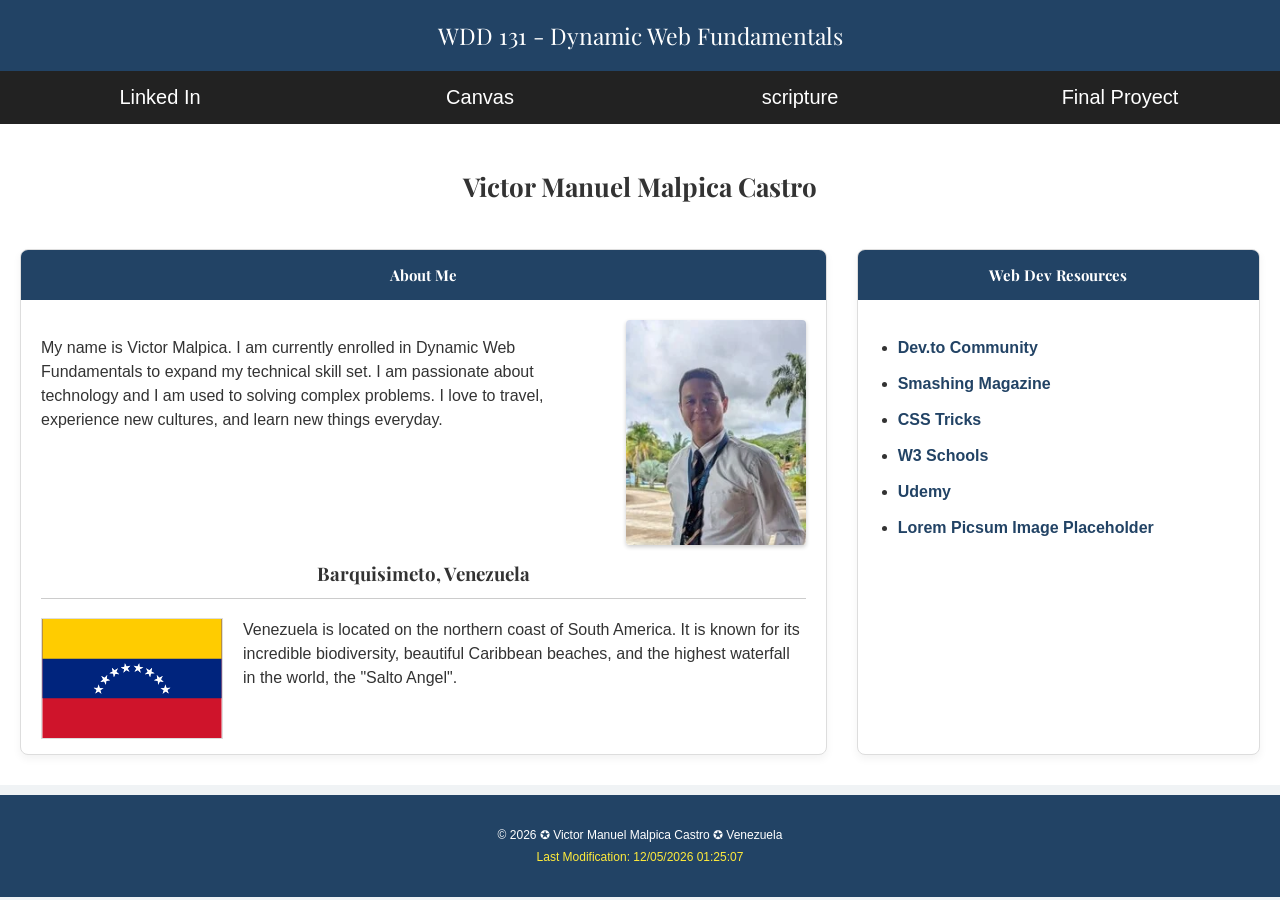
<file: index.html>
<!DOCTYPE html>
<html lang="en">
  <head>
    <meta charset="UTF-8">
    <meta name="viewport" content="width=device-width, initial-scale=1.0">
    <meta name="description"
      content="WDD 131 - Dynamic Web Fundamentals. Course assignment portfolio for Victor Manuel Malpica Castro. Contains web dev resources, profile, and location information.">
    <meta name="author" content="Victor Manuel Malpica Castro">
    <title>WDD 131 - Dynamic Web Fundamentals - Victor Manuel Malpica Castro</title>
    <link rel="preconnect" href="https://fonts.googleapis.com">
    <link rel="preconnect" href="https://fonts.gstatic.com" crossorigin>
    <link
      href="https://fonts.googleapis.com/css2?family=Google+Sans:ital,opsz,wght@0,17..18,400..700;1,17..18,400..700&family=Playfair+Display:ital,wght@0,400..900;1,400..900&display=swap"
      rel="stylesheet">
    <link rel="stylesheet" href="styles/base.css">
    <script src="scripts/getdates.js" defer></script>
  </head>
  <body>
    <header>
      <span id="course-title">
        WDD 131 - Dynamic Web Fundamentals
      </span>
      <nav>
        <ul>
          <li>
            <a href="https://www.linkedin.com/in/victor-malpica" target="_blank">
              Linked In
            </a>
          </li>
          <li>
            <a href="https://byupw.instructure.com/" target="_blank">
              Canvas
            </a>
          </li>
          <li>
            <a href="https://www.churchofjesuschrist.org/study/scriptures/bofm/1-ne/13?lang=eng&id=p22#p22" target="_blank">
              scripture
            </a>
          </li>
          <li>
            <a href="#" target="_blank">
              Final Proyect
            </a>
          </li>
        </ul>
      </nav>
    </header>
    <main>
      <h1>
        Victor Manuel Malpica Castro
      </h1>
      <section class="card">
        <h2>About Me</h2>
        <div class="card-content">
          <img src="images/profile.webp" alt="Profile Picture of a lonely man suffering in his inner solitude." class="profile-img">
          <p>
            My name is Victor Malpica. I am currently enrolled in Dynamic Web Fundamentals to expand my technical skill set. I am
            passionate about technology and I am used to solving complex problems. I love to travel, experience new cultures, and learn new things everyday.
          </p>
          <div id="nation-container">
            <h3 id="nation-title">Barquisimeto, Venezuela</h3>
            <img src="images/ve-flag.svg" alt="Official Flag of Venezuela" id="flag-img">
            <p>
              Venezuela is located on the northern coast of South America. It is known for its incredible biodiversity,
              beautiful Caribbean beaches, and the highest waterfall in the world, the "Salto Angel".
            </p>
          </div>
        </div>
      </section>
      <section class="card">
        <h2>Web Dev Resources</h2>
        <div class="card-content">
          <ul>
            <li><a href="https://dev.to" target="_blank">Dev.to Community</a></li>
            <li><a href="https://www.smashingmagazine.com" target="_blank">Smashing Magazine</a></li>
            <li><a href="https://css-tricks.com" target="_blank">CSS Tricks</a></li>
            <li><a href="https://www.w3schools.com" target="_blank">W3 Schools</a></li>
            <li><a href="https://www.udemy.com" target="_blank">Udemy</a></li>
            <li><a href="https://picsum.photos" target="_blank">Lorem Picsum Image Placeholder</a></li>
          </ul>
        </div>
      </section>
    </main>
    <footer>
      <p>&copy; <span id="currentyear"></span> &#10026; Victor Manuel Malpica Castro &#10026; Venezuela</p>
      <p id="lastModified"></p>
    </footer>
  </body>
</html>
</file>
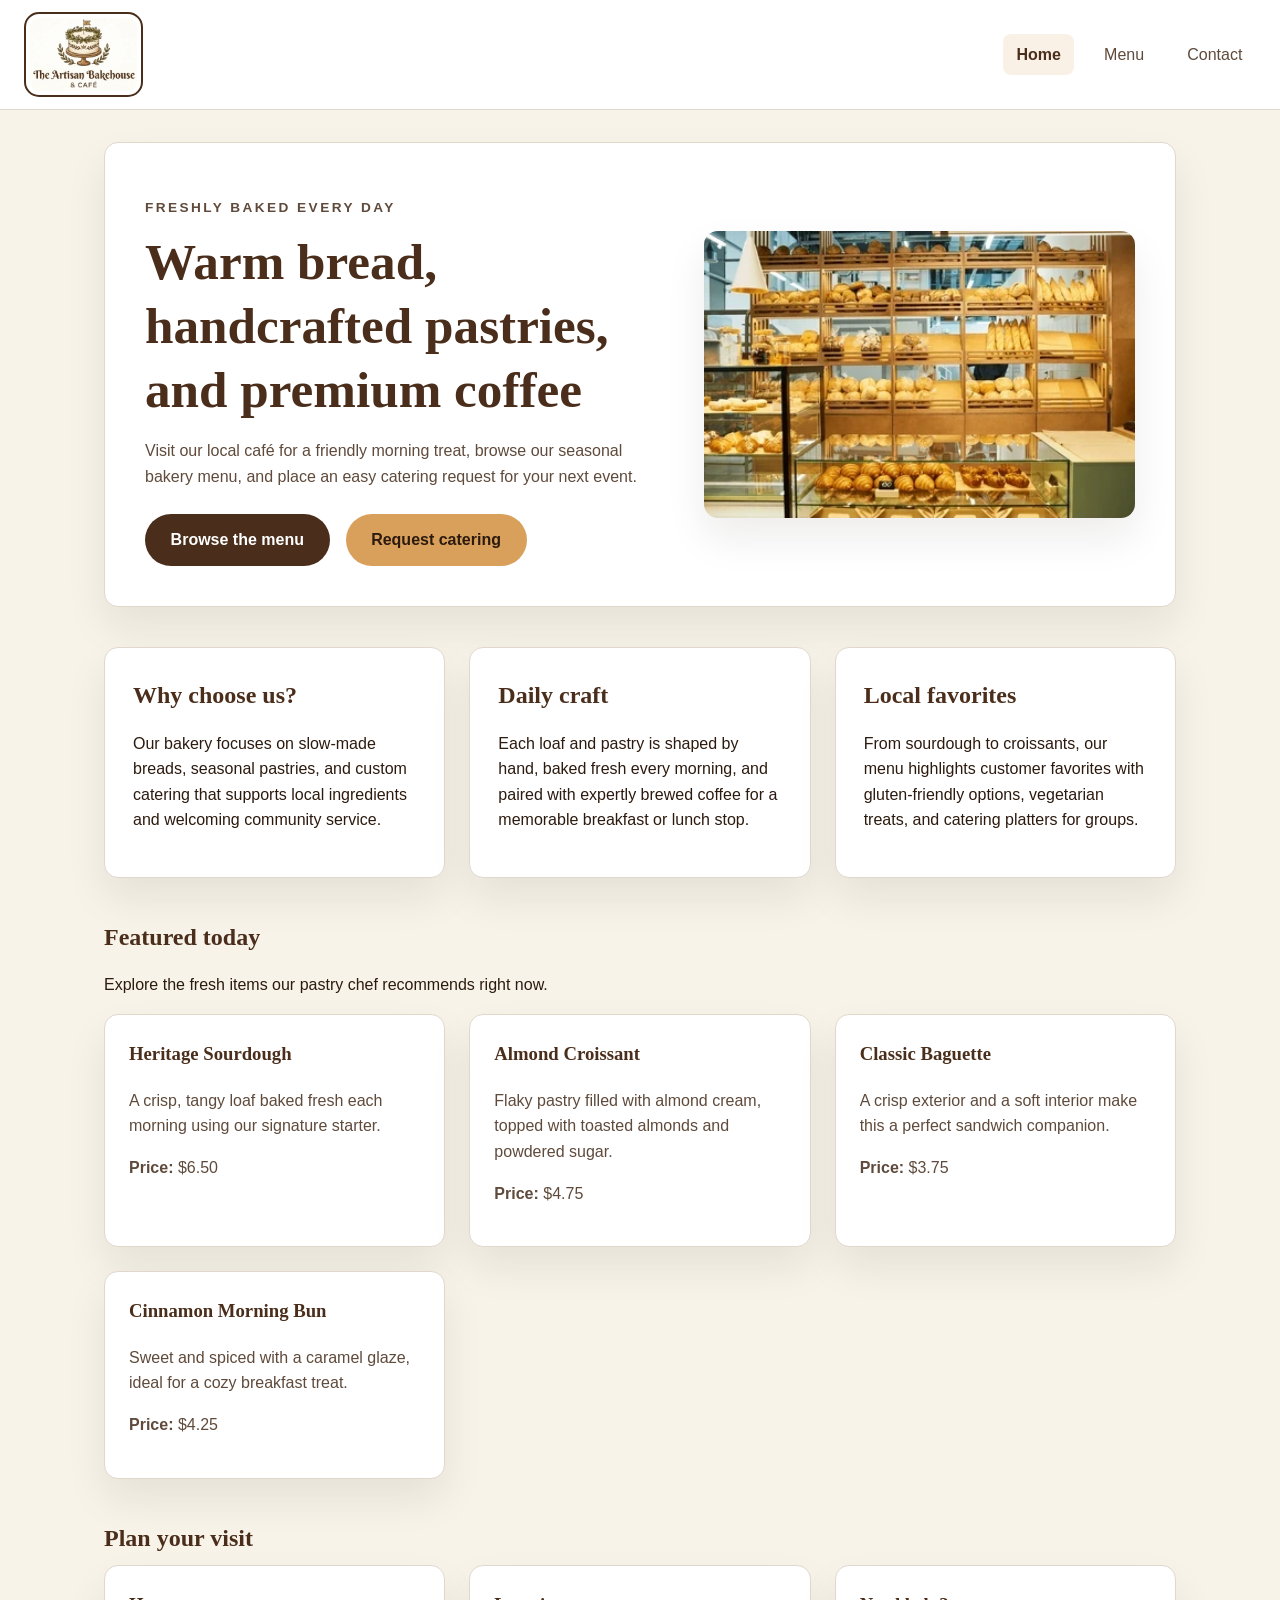
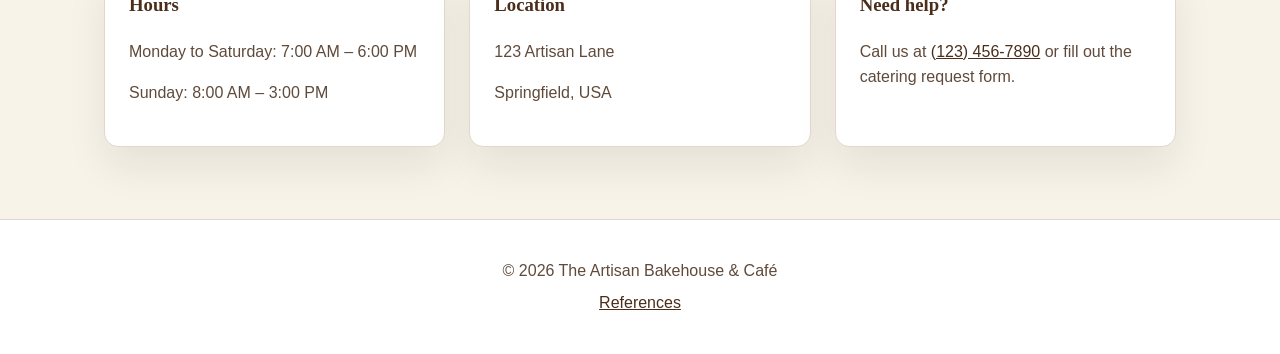
<file: project/index.html>
<!DOCTYPE html>
<html lang="en">
<head>
  <meta charset="UTF-8">
  <meta name="viewport" content="width=device-width, initial-scale=1.0">
  <meta name="description" content="The Artisan Bakehouse & Café features seasonal pastries, breads, and catering orders for local customers.">
  <meta name="author" content="Victor Manuel Malpica Castro">
  <title>The Artisan Bakehouse & Café</title>
  <link rel="stylesheet" href="styles/site.css">
  <script src="scripts/site.js" defer></script>
  <script src="scripts/getdates.js" defer></script>
</head>
<body>
  <header class="site-header">
    <div class="top-bar">
      <a class="logo" href="index.html" aria-label="The Artisan Bakehouse home">
        <img src="images/logo_bakery_small.webp" alt="The Artisan Bakehouse logo">
      </a>
      <button class="menu-toggle" id="menu-toggle" aria-expanded="false" aria-controls="primary-navigation">Menu</button>
    </div>
    <nav id="primary-navigation" class="primary-navigation" aria-label="Main navigation">
      <a href="index.html" class="active">Home</a>
      <a href="menu.html">Menu</a>
      <a href="contact.html">Contact</a>
    </nav>
  </header>
  <main>
    <section class="hero">
      <div class="hero-copy">
        <p class="eyebrow">Freshly baked every day</p>
        <h1>Warm bread, handcrafted pastries, and premium coffee</h1>
        <p>Visit our local café for a friendly morning treat, browse our seasonal bakery menu, and place an easy catering request for your next event.</p>
        <div class="hero-actions">
          <a href="menu.html" class="btn btn-primary">Browse the menu</a>
          <a href="contact.html" class="btn btn-secondary">Request catering</a>
        </div>
      </div>
      <div class="hero-image">
        <img src="images/counter-bakery.webp" alt="A bakery counter filled with pastries and breads" loading="eager">
      </div>
    </section>

    <section class="quick-overview">
      <div class="overview-card">
        <h2>Why choose us?</h2>
        <p>Our bakery focuses on slow-made breads, seasonal pastries, and custom catering that supports local ingredients and welcoming community service.</p>
      </div>
      <div class="overview-card">
        <h2>Daily craft</h2>
        <p>Each loaf and pastry is shaped by hand, baked fresh every morning, and paired with expertly brewed coffee for a memorable breakfast or lunch stop.</p>
      </div>
      <div class="overview-card">
        <h2>Local favorites</h2>
        <p>From sourdough to croissants, our menu highlights customer favorites with gluten-friendly options, vegetarian treats, and catering platters for groups.</p>
      </div>
    </section>

    <section class="featured-items">
      <div class="section-heading">
        <h2>Featured today</h2>
        <p>Explore the fresh items our pastry chef recommends right now.</p>
      </div>
      <div id="featured-items" class="feature-grid"></div>
    </section>

    <section class="visit-details">
      <h2>Plan your visit</h2>
      <div class="visit-grid">
        <article>
          <h3>Hours</h3>
          <p>Monday to Saturday: 7:00 AM &ndash; 6:00 PM</p>
          <p>Sunday: 8:00 AM &ndash; 3:00 PM</p>
        </article>
        <article>
          <h3>Location</h3>
          <p>123 Artisan Lane</p>
          <p>Springfield, USA</p>
        </article>
        <article>
          <h3>Need help?</h3>
          <p>Call us at <a href="tel:+1234567890">(123) 456-7890</a> or fill out the catering request form.</p>
        </article>
      </div>
    </section>
  </main>
  <footer class="site-footer">
    <p>&copy; <span id="currentYear"></span> The Artisan Bakehouse &amp; Café</p>
    <p><a href="references.html">References</a></p>
  </footer>
</body>
</html>
</file>
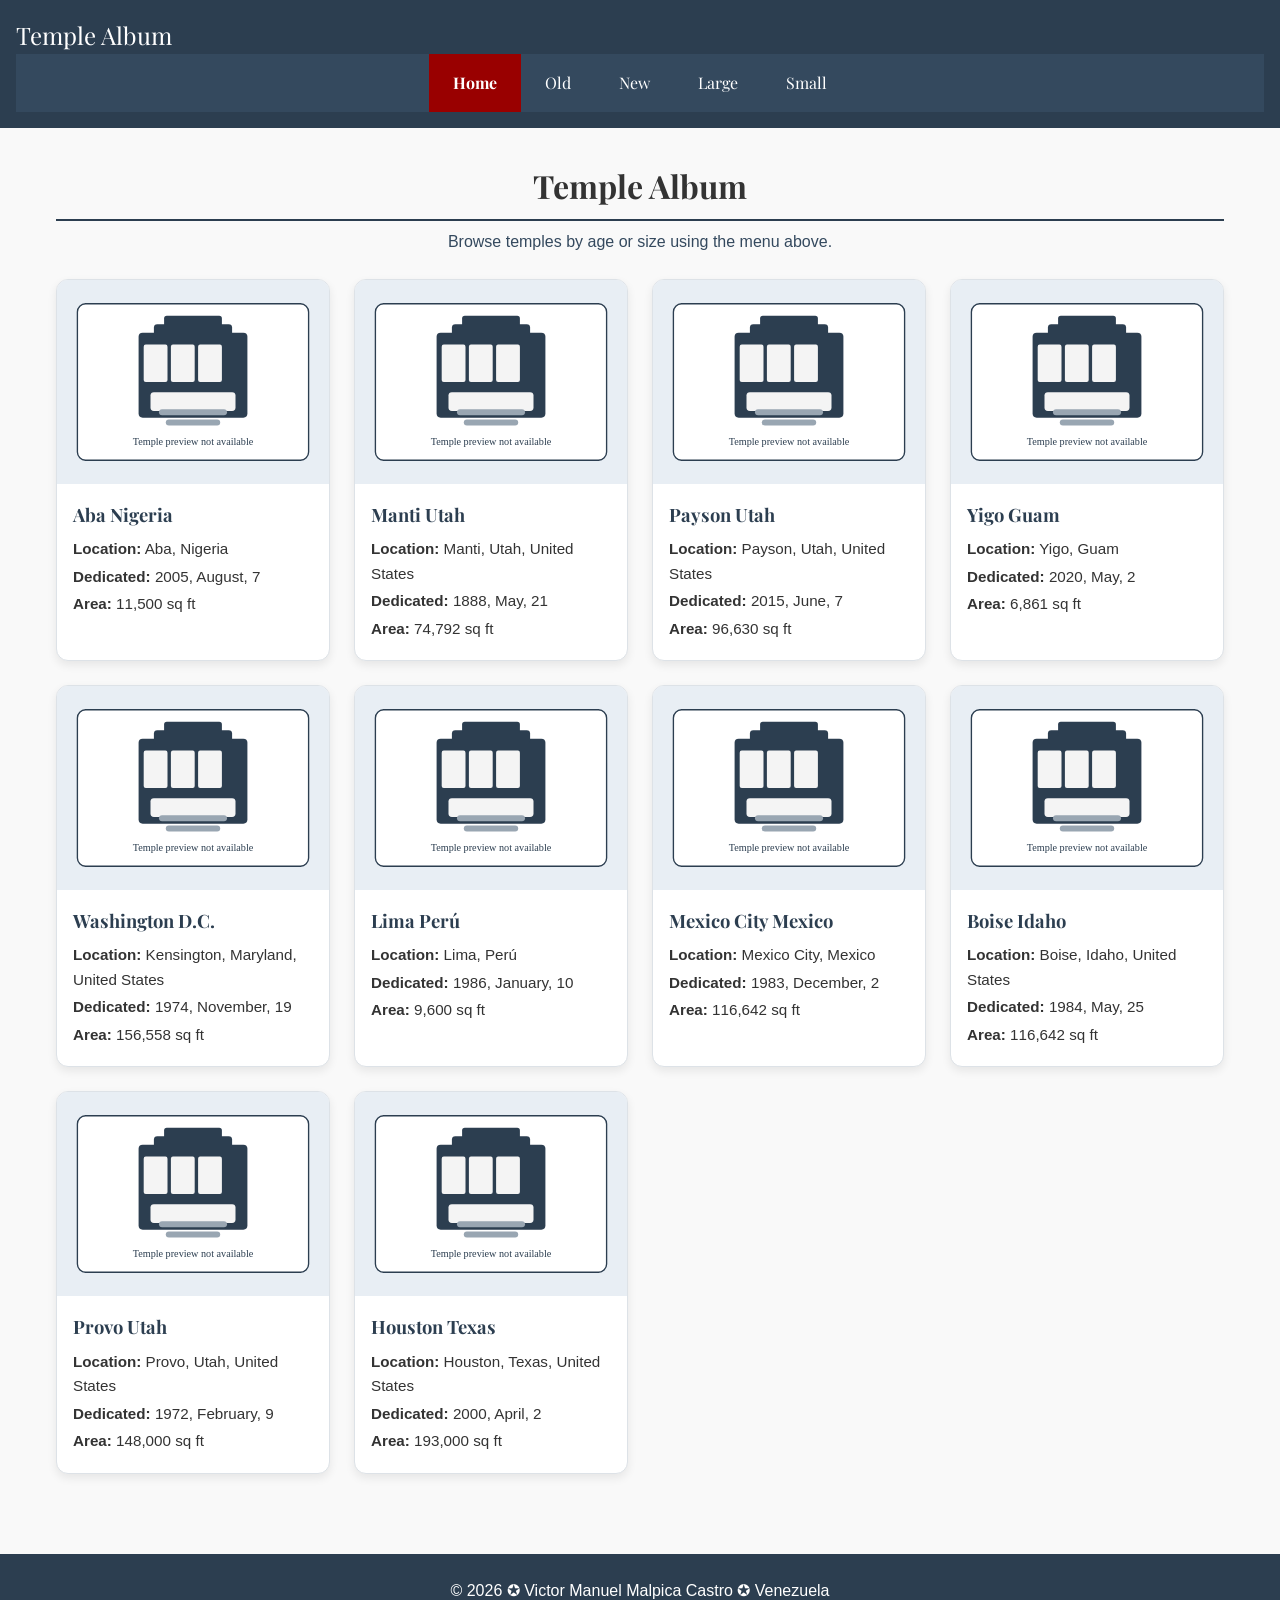
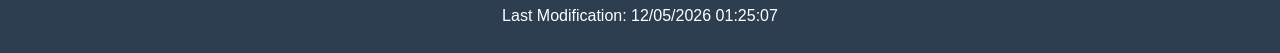
<file: filtered-temples.html>
<!DOCTYPE html>
<html lang="en">
  <head>
    <meta charset="UTF-8" />
    <meta name="viewport" content="width=device-width, initial-scale=1.0" />
    <title>Filtered Temple Album</title>
    <meta name="description" content="A responsive temple gallery with filtering and lazy-loaded images." />
    <meta name="author" content="Victor Manuel Malpica Castro" />
    <link rel="preconnect" href="https://fonts.googleapis.com" />
    <link rel="preconnect" href="https://fonts.gstatic.com" crossorigin />
    <link href="https://fonts.googleapis.com/css2?family=Google+Sans:ital,opsz,wght@0,17..18,400..700;1,17..18,400..700&family=Playfair+Display:ital,wght@0,400..900;1,400..900&display=swap" rel="stylesheet" />
    <link rel="stylesheet" href="styles/filtered-temples.css" />
    <link rel="stylesheet" href="styles/filtered-temples-large.css" />
    <script src="scripts/getdates.js" defer></script>
    <script src="scripts/filtered-temples.js" defer></script>
  </head>
  <body>
    <header>
      <div>
        <span>Temple Album</span>
        <button id="menu-button" aria-expanded="false" aria-label="Toggle navigation">Menu</button>
      </div>
      <nav class="navigation" aria-label="Temple filters">
        <ul>
          <li><a href="#" class="active" data-filter="home">Home</a></li>
          <li><a href="#" data-filter="old">Old</a></li>
          <li><a href="#" data-filter="new">New</a></li>
          <li><a href="#" data-filter="large">Large</a></li>
          <li><a href="#" data-filter="small">Small</a></li>
        </ul>
      </nav>
    </header>

    <main>
      <h1>Temple Album</h1>
      <p class="intro">Browse temples by age or size using the menu above.</p>
      <div id="temple-grid" class="temple-grid" aria-live="polite"></div>
    </main>

    <footer>
      <p>&copy; <span id="currentyear"></span> &#10026; Victor Manuel Malpica Castro &#10026; Venezuela</p>
      <p id="lastModified"></p>
    </footer>
  </body>
</html>
</file>
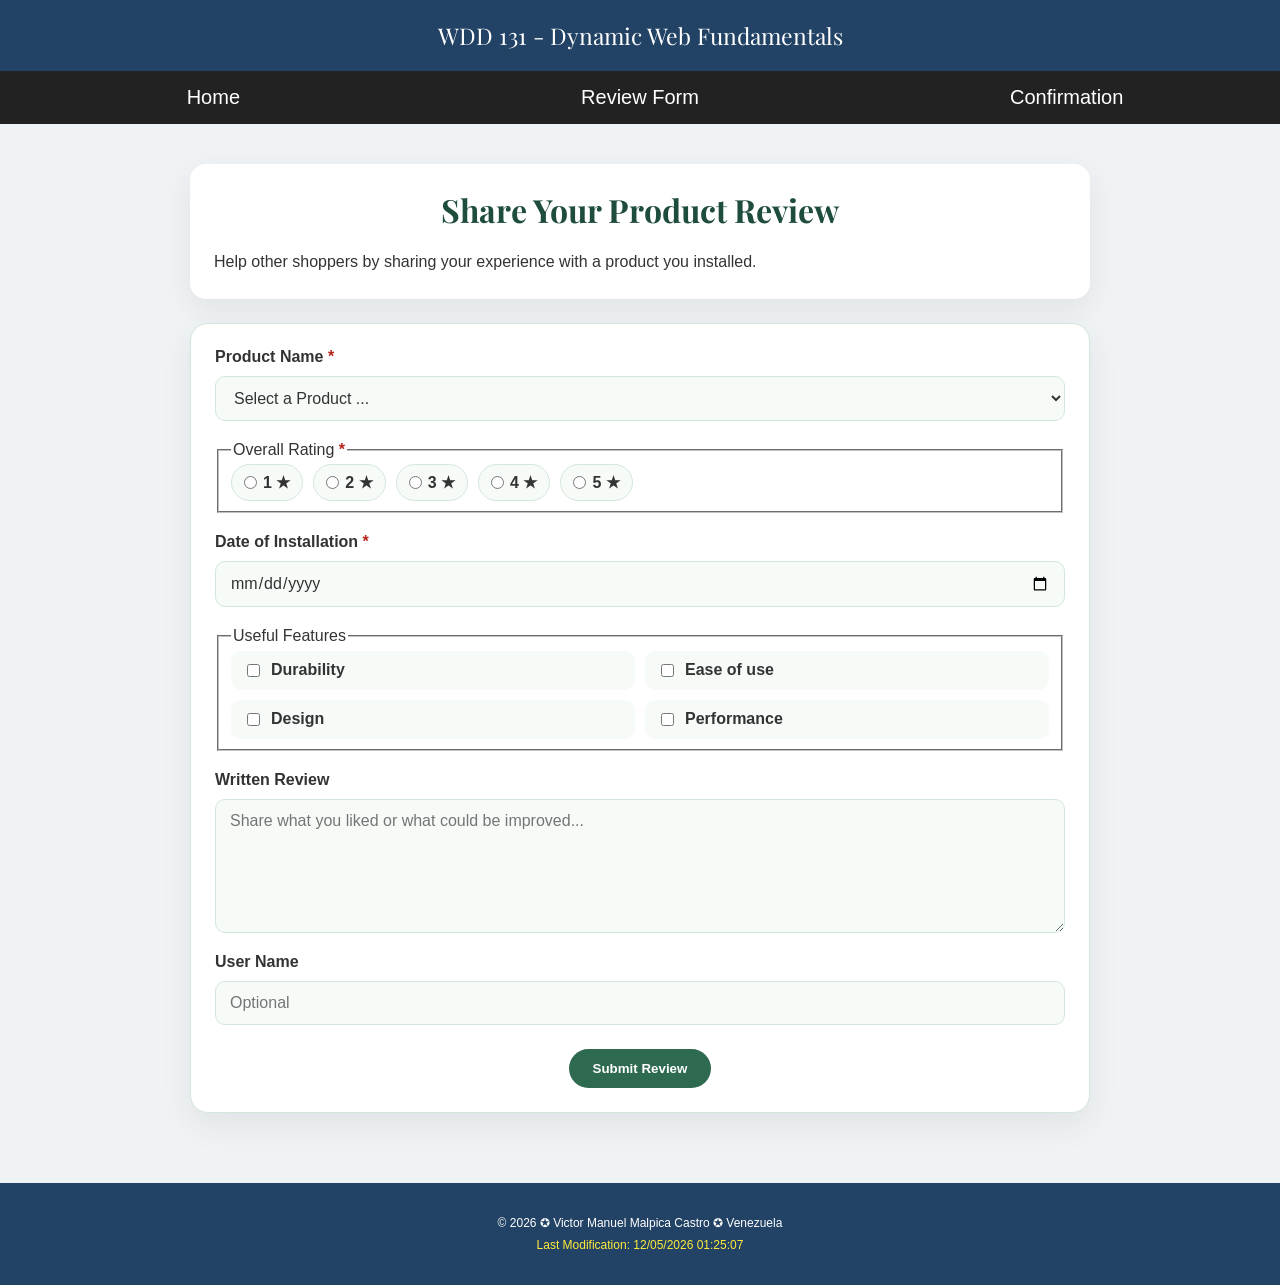
<file: form.html>
<!DOCTYPE html>
<html lang="en">

<head>
  <meta charset="UTF-8">
  <meta name="viewport" content="width=device-width, initial-scale=1.0">
  <meta name="description"
    content="Complete and submit a comprehensive product review form for your recent purchase in the WDD 131 course assignment.">
  <meta name="author" content="Victor Manuel Malpica Castro">
  <title>Product Review Form | WDD 131</title>
  <link rel="preconnect" href="https://fonts.googleapis.com">
  <link rel="preconnect" href="https://fonts.gstatic.com" crossorigin>
  <link
    href="https://fonts.googleapis.com/css2?family=Google+Sans:ital,opsz,wght@0,17..18,400..700;1,17..18,400..700&family=Playfair+Display:ital,wght@0,400..900;1,400..900&display=swap"
    rel="stylesheet">
  <link rel="stylesheet" href="styles/base.css">
  <link rel="stylesheet" href="styles/form.css">
  <script src="scripts/getdates.js" defer></script>
  <script src="scripts/form.js" defer></script>
</head>

<body>
  <header>
    <span id="course-title">WDD 131 - Dynamic Web Fundamentals</span>
    <nav>
      <ul>
        <li><a href="index.html">Home</a></li>
        <li><a href="form.html">Review Form</a></li>
        <li><a href="review.html">Confirmation</a></li>
      </ul>
    </nav>
  </header>

  <main class="form-page">
    <div class="page-intro">
      <h1>Share Your Product Review</h1>
      <p>Help other shoppers by sharing your experience with a product you installed.</p>
    </div>

    <form action="review.html" method="get" class="review-form">
      <div class="form-grid">
        <div class="field-group">
          <label for="product">Product Name <span class="required-indicator" aria-hidden="true">*</span></label>
          <select id="product" name="product" required>
            <option value="" disabled selected>Select a Product ...</option>
          </select>
        </div>

        <fieldset class="field-group rating-group">
          <legend>Overall Rating <span class="required-indicator" aria-hidden="true">*</span></legend>
          <div class="radio-group" role="radiogroup" aria-label="Overall rating">
            <label class="rating-option" for="rating-1">
              <input type="radio" id="rating-1" name="rating" value="1" required>
              <span>1 ★</span>
            </label>
            <label class="rating-option" for="rating-2">
              <input type="radio" id="rating-2" name="rating" value="2" required>
              <span>2 ★</span>
            </label>
            <label class="rating-option" for="rating-3">
              <input type="radio" id="rating-3" name="rating" value="3" required>
              <span>3 ★</span>
            </label>
            <label class="rating-option" for="rating-4">
              <input type="radio" id="rating-4" name="rating" value="4" required>
              <span>4 ★</span>
            </label>
            <label class="rating-option" for="rating-5">
              <input type="radio" id="rating-5" name="rating" value="5" required>
              <span>5 ★</span>
            </label>
          </div>
        </fieldset>

        <div class="field-group">
          <label for="installation-date">Date of Installation <span class="required-indicator"
              aria-hidden="true">*</span></label>
          <input type="date" id="installation-date" name="installation-date" required>
        </div>

        <fieldset class="field-group checkbox-group">
          <legend>Useful Features</legend>
          <div class="checkbox-grid">
            <label for="feature-durability">
              <input type="checkbox" id="feature-durability" name="features" value="Durability">
              Durability
            </label>
            <label for="feature-ease">
              <input type="checkbox" id="feature-ease" name="features" value="Ease of use">
              Ease of use
            </label>
            <label for="feature-design">
              <input type="checkbox" id="feature-design" name="features" value="Design">
              Design
            </label>
            <label for="feature-performance">
              <input type="checkbox" id="feature-performance" name="features" value="Performance">
              Performance
            </label>
          </div>
        </fieldset>

        <div class="field-group">
          <label for="review">Written Review</label>
          <textarea id="review" name="review" rows="6"
            placeholder="Share what you liked or what could be improved..."></textarea>
        </div>

        <div class="field-group">
          <label for="user-name">User Name</label>
          <input type="text" id="user-name" name="user-name" placeholder="Optional">
        </div>
      </div>

      <div class="form-actions">
        <input type="submit" value="Submit Review">
      </div>
    </form>
  </main>

  <footer>
    <p>&copy; <span id="currentyear"></span> &#10026; Victor Manuel Malpica Castro &#10026; Venezuela</p>
    <p id="lastModified"></p>
  </footer>
</body>

</html>
</file>
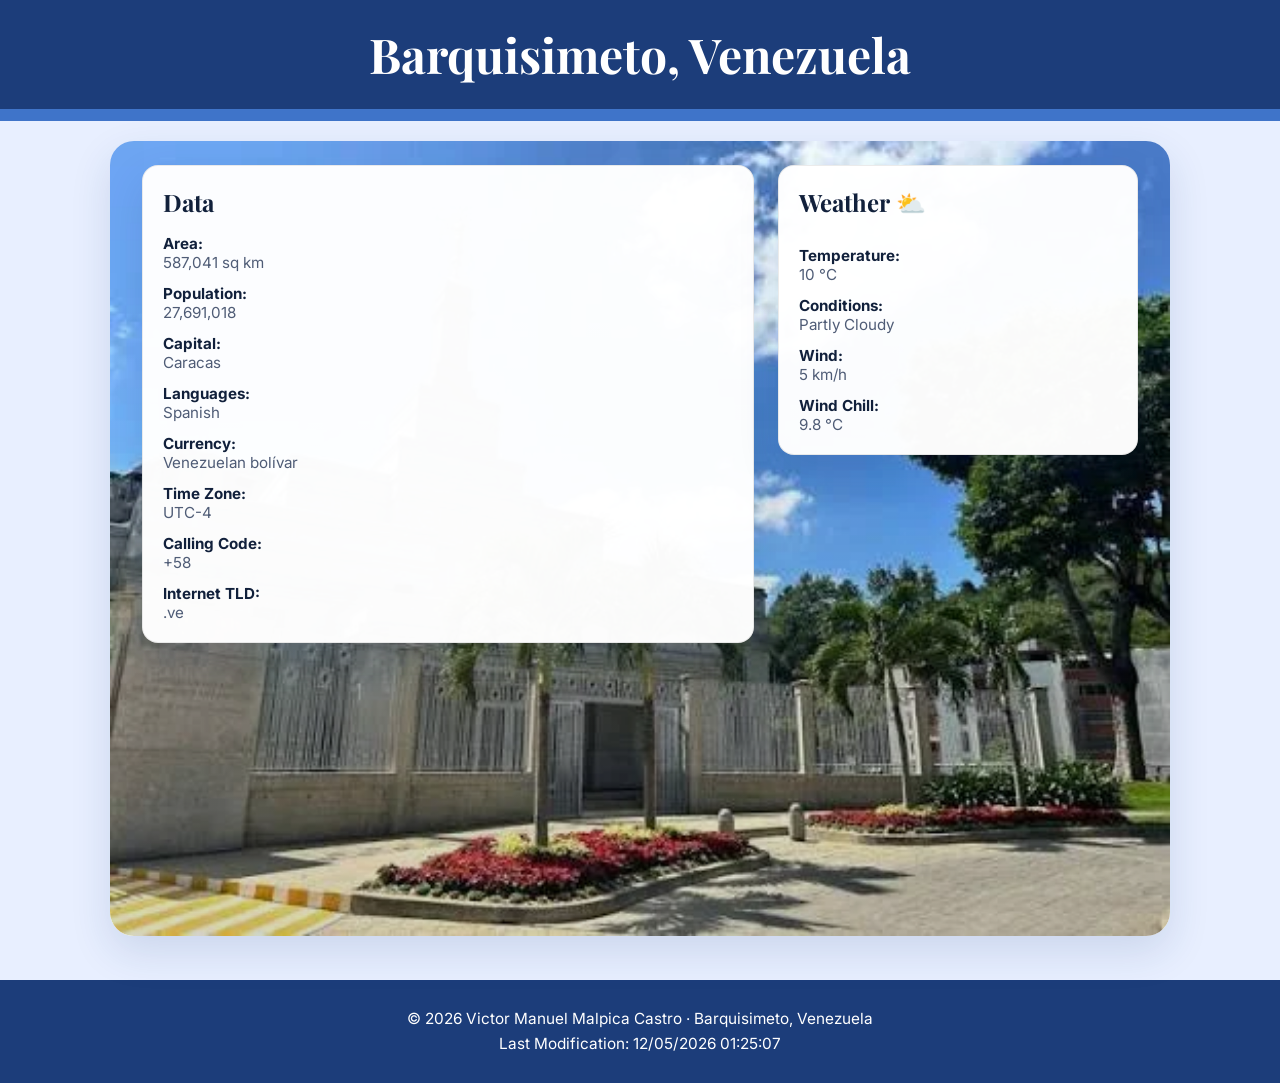
<file: place.html>
<!DOCTYPE html>
<html lang="en">

<head>
  <meta charset="UTF-8">
  <meta name="viewport" content="width=device-width, initial-scale=1.0">
  <meta name="description"
    content="Barquisimeto, Venezuela place page featuring geographic data, climate information, and weather calculations for the WDD 131 project.">
  <meta name="author" content="Victor Manuel Malpica Castro">
  <title>Barquisimeto, Venezuela | Place Page</title>
  <link rel="preconnect" href="https://fonts.googleapis.com">
  <link rel="preconnect" href="https://fonts.gstatic.com" crossorigin>
  <link
    href="https://fonts.googleapis.com/css2?family=Inter:wght@400;500;600&family=Playfair+Display:wght@600;700&display=swap"
    rel="stylesheet">
  <link rel="stylesheet" href="styles/place.css">
  <link rel="stylesheet" href="styles/place-large.css" media="screen and (min-width: 900px)">
  <script src="scripts/place.js" defer></script>
</head>

<body>
  <header class="page-header">
    <h1>Barquisimeto, Venezuela</h1>
  </header>

  <main>
    <section class="hero">
      <picture>
        <source media="(min-width: 900px)" srcset="images/caracas.webp">
        <img src="images/caracas-2.webp" alt="Tropical landscape representing Venezuela">
      </picture>

      <div class="hero-cards">
        <article class="card data-card" aria-labelledby="data-heading">
          <h2 id="data-heading">Data</h2>
          <dl>
            <div>
              <dt>Area:</dt>
              <dd>587,041 sq km</dd>
            </div>
            <div>
              <dt>Population:</dt>
              <dd>27,691,018</dd>
            </div>
            <div>
              <dt>Capital:</dt>
              <dd>Caracas</dd>
            </div>
            <div>
              <dt>Languages:</dt>
              <dd>Spanish</dd>
            </div>
            <div>
              <dt>Currency:</dt>
              <dd>Venezuelan bolívar</dd>
            </div>
            <div>
              <dt>Time Zone:</dt>
              <dd>UTC-4</dd>
            </div>
            <div>
              <dt>Calling Code:</dt>
              <dd>+58</dd>
            </div>
            <div>
              <dt>Internet TLD:</dt>
              <dd>.ve</dd>
            </div>
          </dl>
        </article>

        <article class="card weather-card" aria-labelledby="weather-heading">
          <h2 id="weather-heading">Weather</h2>
          <!-- Inline SVG with proper viewBox to prevent scaling bugs -->
          <svg class="weather-icon-mobile" xmlns="http://www.w3.org/2000/svg" viewBox="0 0 24 24" fill="#3f74c9"
            aria-hidden="true">
            <path
              d="M19.35 10.04C18.67 6.59 15.64 4 12 4 9.11 4 6.6 5.64 5.35 8.04 2.34 8.36 0 10.91 0 14c0 3.31 2.69 6 6 6h13c2.76 0 5-2.24 5-5 0-2.64-2.05-4.78-4.65-4.96zM19 18H6c-2.21 0-4-1.79-4-4 0-2.05 1.53-3.76 3.56-3.97l1.07-.11.5-.95C8.08 7.14 9.94 6 12 6c2.62 0 4.88 1.86 5.39 4.43l.3 1.5 1.53.11c1.56.1 2.78 1.41 2.78 2.96 0 1.65-1.35 3-3 3z" />
          </svg>
          <dl>
            <div>
              <dt>Temperature:</dt>
              <dd>10 °C</dd>
            </div>
            <div>
              <dt>Conditions:</dt>
              <dd>Partly Cloudy</dd>
            </div>
            <div>
              <dt>Wind:</dt>
              <dd>5 km/h</dd>
            </div>
            <div>
              <dt>Wind Chill:</dt>
              <dd><span id="windchill">Calculating...</span></dd>
            </div>
          </dl>
        </article>
      </div>
    </section>
  </main>

  <footer>
    <p>&copy; <span id="currentyear"></span> Victor Manuel Malpica Castro · Barquisimeto, Venezuela</p>
    <p id="lastModified"></p>
  </footer>
</body>

</html>
</file>
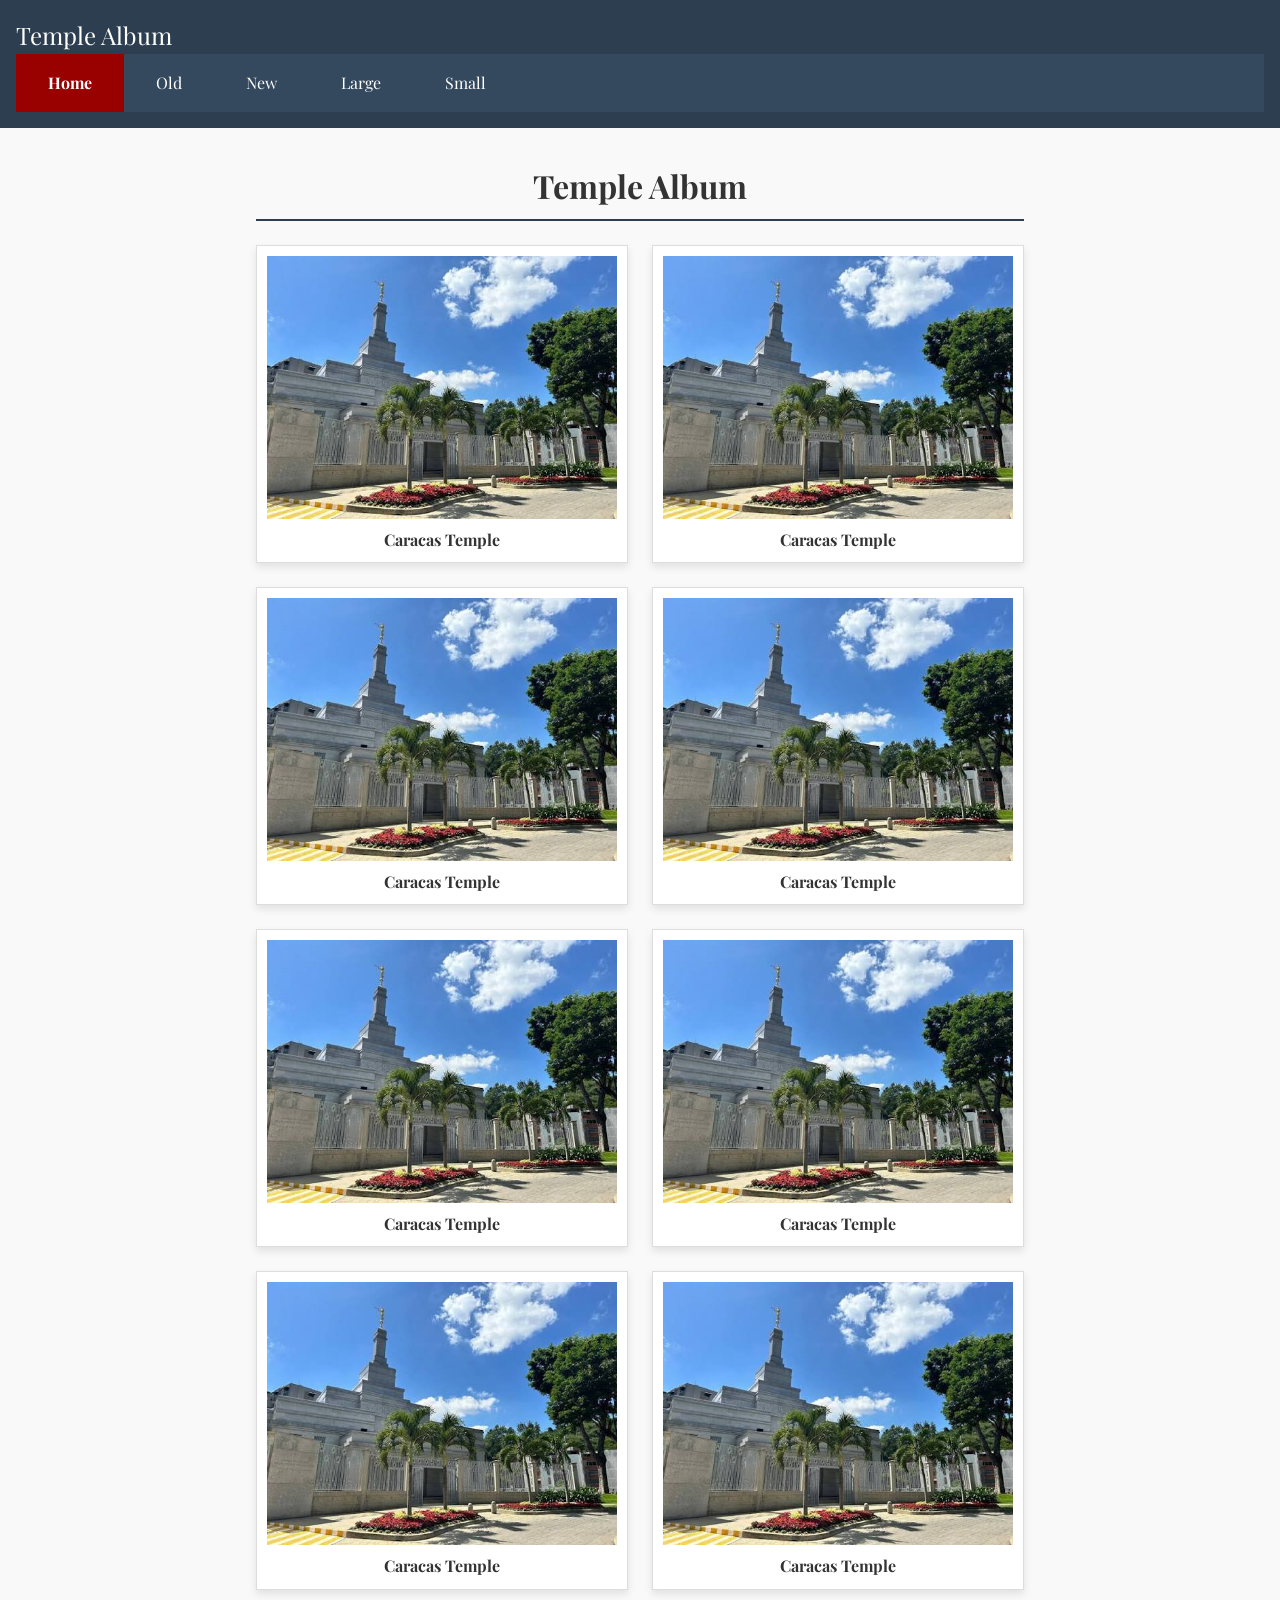
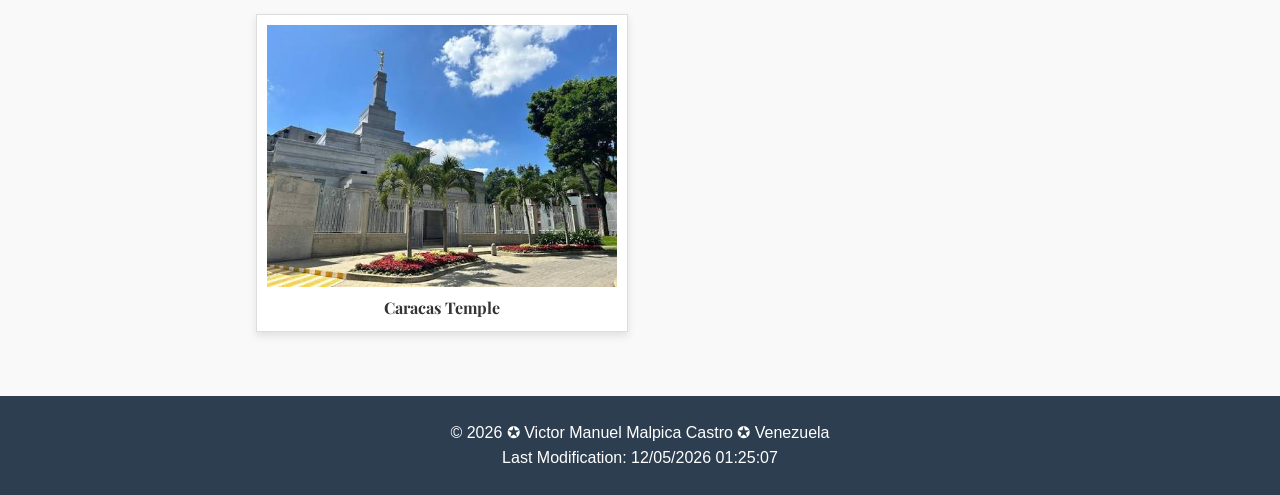
<file: temples.html>
<!DOCTYPE html>
<html lang="en">
  <head>
    <meta charset="UTF-8">
    <meta name="viewport" content="width=device-width, initial-scale=1.0">
    <title>Temple Album</title>
    <meta name="description"
      content="A responsive picture album showcasing beautiful temples, built as a project for the WDD 131 course.">
    <meta name="author" content="Victor Manuel Malpica Castro">
    <link rel="preconnect" href="https://fonts.googleapis.com">
    <link rel="preconnect" href="https://fonts.gstatic.com" crossorigin>
    <link
      href="https://fonts.googleapis.com/css2?family=Google+Sans:ital,opsz,wght@0,17..18,400..700;1,17..18,400..700&family=Playfair+Display:ital,wght@0,400..900;1,400..900&display=swap"
      rel="stylesheet">
    <link rel="stylesheet" href="styles/temples.css">
    <link rel="stylesheet" href="styles/temples-large.css">
    <script src="scripts/getdates.js" defer></script>
    <script src="scripts/temples.js" defer></script>
  </head>

  <body>
    <header>
      <div>
        <span>Temple Album</span>
        <button id="menu-button">Menu</button>
      </div>
      <nav class="navigation">
        <ul>
        <li>
          <a href="#" class="active">Home</a>
        </li>
        <li>
          <a href="#">Old</a>
        </li>
        <li>
          <a href="#">New</a>
        </li>
        <li>
          <a href="#">Large</a>
        </li>
        <li>
          <a href="#">Small</a>
        </li>
        </ul>
      </nav>
    </header>
    <main>
      <h1>Temple Album</h1>
      <div class="temple-grid">
        <figure>
          <img src="images/caracas.jpeg" alt="Caracas Temple" width="516" height="387" fetchpriority="high">
          <figcaption>Caracas Temple</figcaption>
        </figure>
        <figure>
          <img src="images/caracas.jpeg" alt="Caracas Temple" width="516" height="387" loading="lazy">
          <figcaption>Caracas Temple</figcaption>
        </figure>
        <figure>
          <img src="images/caracas.jpeg" alt="Caracas Temple" width="516" height="387" loading="lazy">
          <figcaption>Caracas Temple</figcaption>
        </figure>
        <figure>
          <img src="images/caracas.jpeg" alt="Caracas Temple" width="516" height="387" loading="lazy">
          <figcaption>Caracas Temple</figcaption>
        </figure>
        <figure>
          <img src="images/caracas.jpeg" alt="Caracas Temple" width="516" height="387" loading="lazy">
          <figcaption>Caracas Temple</figcaption>
        </figure>
        <figure>
          <img src="images/caracas.jpeg" alt="Caracas Temple" width="516" height="387" loading="lazy">
          <figcaption>Caracas Temple</figcaption>
        </figure>
        <figure>
          <img src="images/caracas.jpeg" alt="Caracas Temple" width="516" height="387" loading="lazy">
          <figcaption>Caracas Temple</figcaption>
        </figure>
        <figure>
          <img src="images/caracas.jpeg" alt="Caracas Temple" width="516" height="387" loading="lazy">
          <figcaption>Caracas Temple</figcaption>
        </figure>
        <figure>
          <img src="images/caracas.jpeg" alt="Caracas Temple" width="516" height="387" loading="lazy">
          <figcaption>Caracas Temple</figcaption>
        </figure>
      </div>
    </main>

    <footer>
      <p>&copy; <span id="currentyear"></span> &#10026; Victor Manuel Malpica Castro &#10026; Venezuela</p>
      <p id="lastModified"></p>
    </footer>
  </body>
</html>
</file>
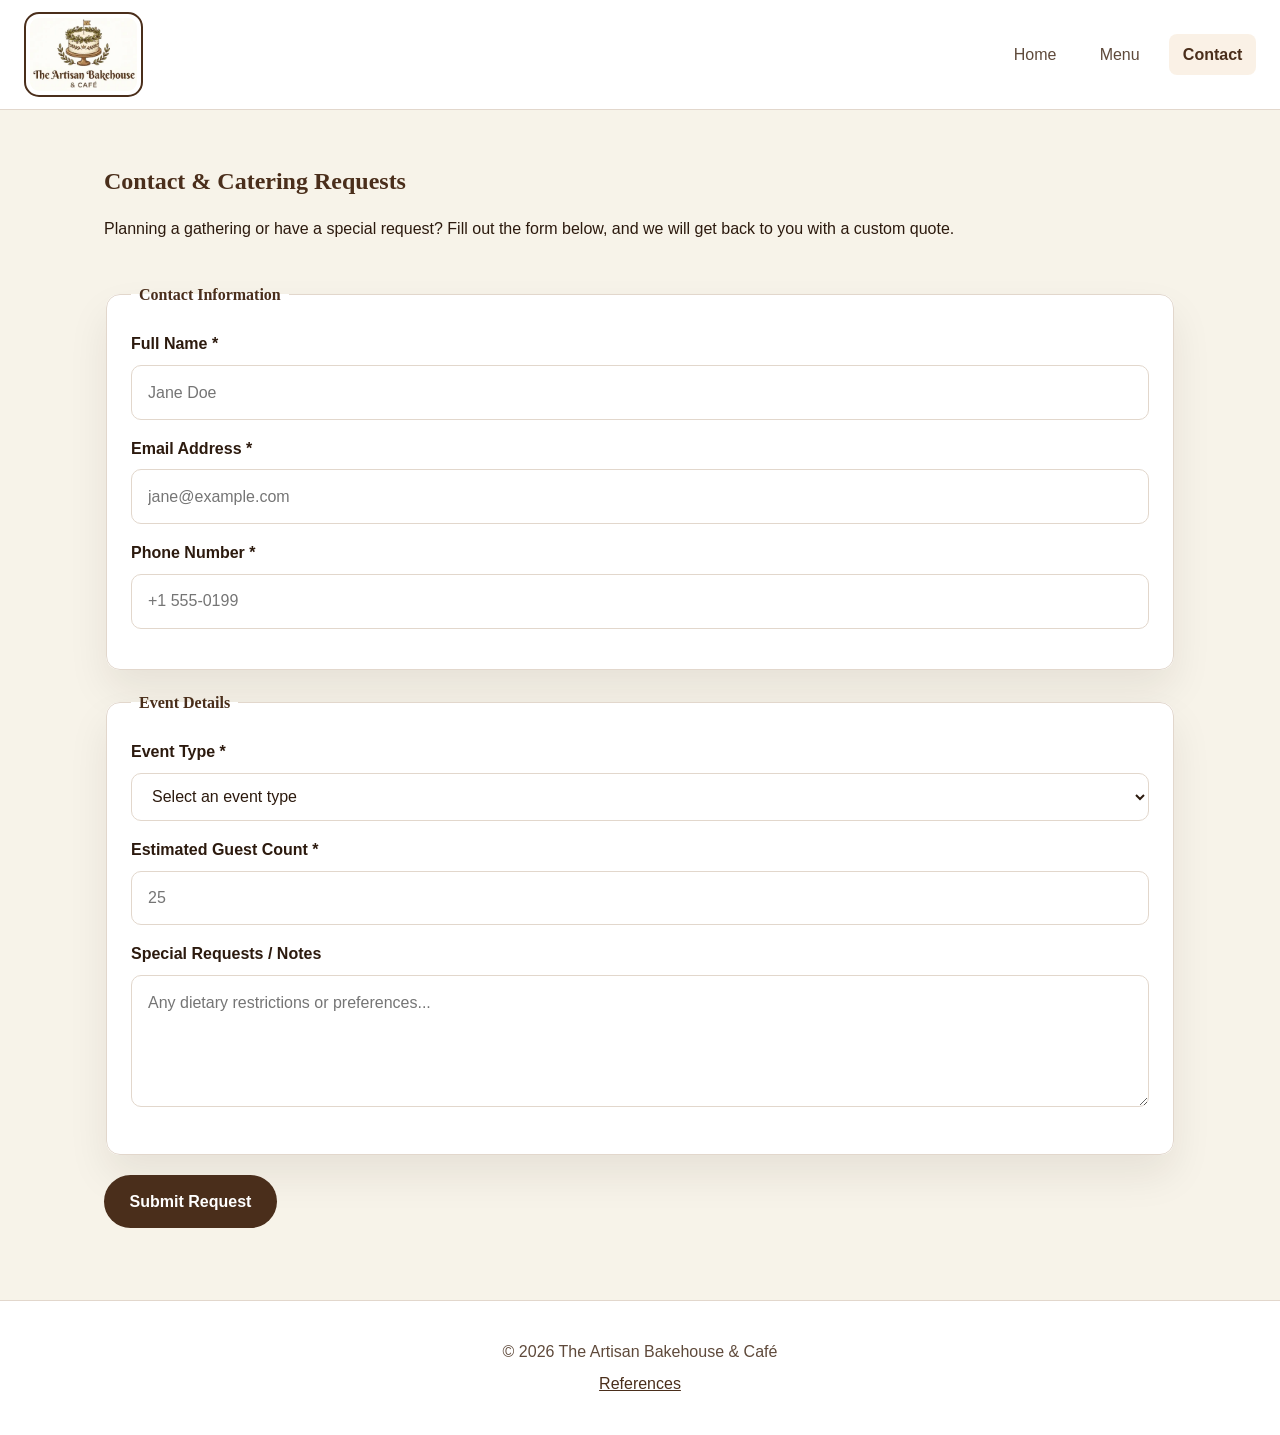
<file: project/contact.html>
<!DOCTYPE html>
<html lang="en">
<head>
  <meta charset="UTF-8">
  <meta name="viewport" content="width=device-width, initial-scale=1.0">
  <meta name="description" content="Contact and catering request form for The Artisan Bakehouse.">
  <meta name="author" content="Victor Manuel Malpica Castro">
  <title>Contact Us | The Artisan Bakehouse</title>
  <link rel="stylesheet" href="styles/site.css">
  <script src="scripts/site.js" defer></script>
  <script src="scripts/form.js" defer></script>
  <script src="scripts/getdates.js" defer></script>
</head>
<body>
  <header class="site-header">
    <div class="top-bar">
      <a class="logo" href="index.html" aria-label="The Artisan Bakehouse home">
        <img src="images/logo_bakery_small.webp" alt="The Artisan Bakehouse logo">
      </a>
      <button class="menu-toggle" id="menu-toggle" aria-expanded="false"
        aria-controls="primary-navigation">Menu</button>
    </div>
    <nav id="primary-navigation" class="primary-navigation" aria-label="Main navigation">
      <a href="index.html">Home</a>
      <a href="menu.html">Menu</a>
      <a href="contact.html" class="active">Contact</a>
    </nav>
  </header>
  <main>
    <section class="form-section">
      <div class="page-intro">
        <h1>Contact & Catering Requests</h1>
        <p>Planning a gathering or have a special request? Fill out the form below, and we will get back to you with a
          custom quote.</p>
      </div>
      <form id="contact-form" class="contact-form" action="review.html" method="get">
        <fieldset>
          <legend>Contact Information</legend>
          <label for="full-name">Full Name *</label>
          <input type="text" id="full-name" name="full-name" required pattern="^(?=.{2,50}$)[A-Za-zÀ-ÿ\s.'-]+$"
            title="Please enter your full name (2-50 characters, letters and common punctuation only)." placeholder="Jane Doe">
          <label for="email">Email Address *</label>
          <input type="email" id="email" name="email" required
            title="Please enter a valid email address (e.g., name@domain.com)." placeholder="jane@example.com">
          <label for="phone">Phone Number *</label>
          <input type="tel" id="phone" name="phone" required pattern="^[\d+().\s-]{7,15}$"
            title="Phone number must contain between 7 and 15 digits." placeholder="+1 555-0199">
        </fieldset>
        <fieldset>
          <legend>Event Details</legend>
          <label for="event-type">Event Type *</label>
          <select id="event-type" name="event-type" required>
            <option value="" disabled selected>Select an event type</option>
            <option value="morning-meeting">Morning Meeting</option>
            <option value="customer-appreciation">Customer Appreciation</option>
            <option value="family-gathering">Family Gathering</option>
            <option value="custom-request">Custom Request</option>
          </select>
          <label for="guest-count">Estimated Guest Count *</label>
          <input type="number" id="guest-count" name="guest-count" min="1" max="9999" required
            title="Please enter a valid guest count (1-9999)." placeholder="25">

          <label for="message">Special Requests / Notes</label>
          <textarea id="message" name="message" rows="4"
            placeholder="Any dietary restrictions or preferences..."></textarea>
        </fieldset>
        <div class="form-actions">
          <button type="submit" class="btn btn-primary">Submit Request</button>
        </div>
      </form>
    </section>
  </main>
  <footer class="site-footer">
    <p>&copy; <span id="currentYear"></span> The Artisan Bakehouse &amp; Café</p>
    <p><a href="references.html">References</a></p>
  </footer>
</body>

</html>
</file>
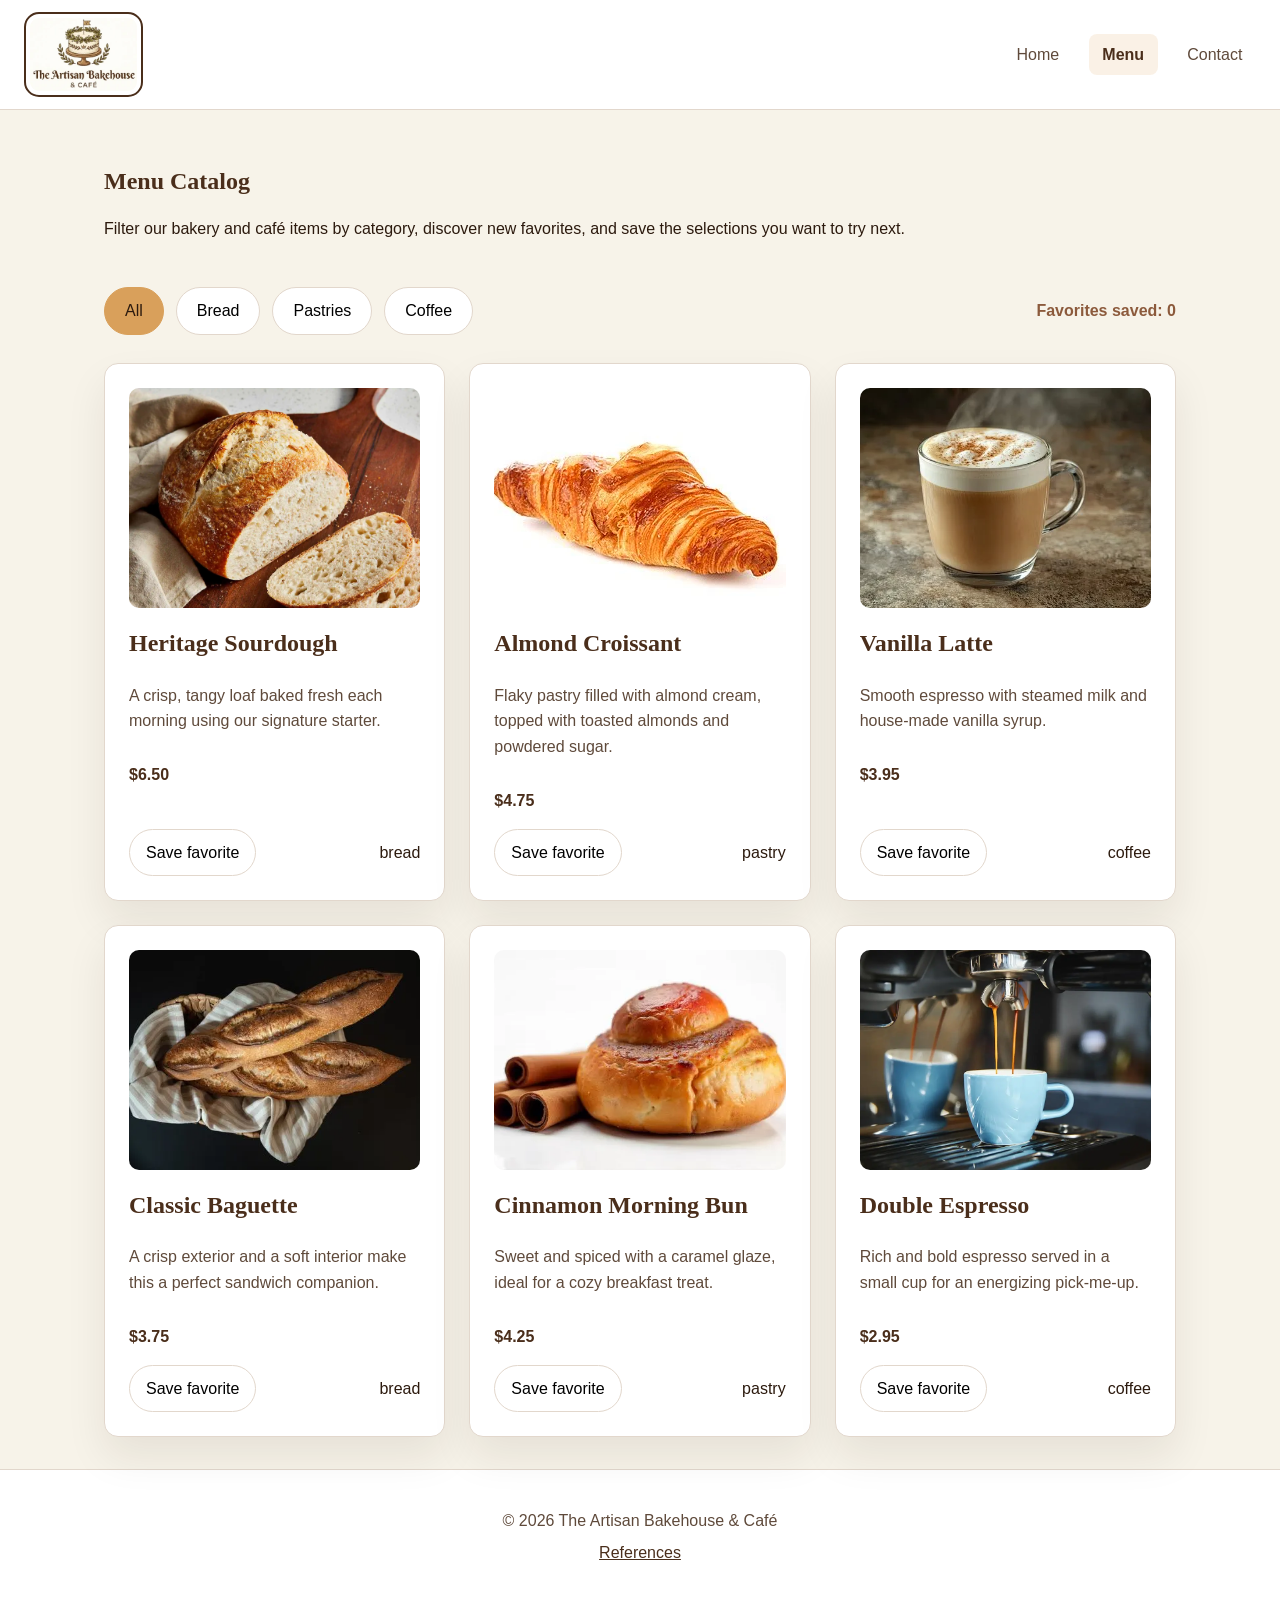
<file: project/menu.html>
<!DOCTYPE html>
<html lang="en">
<head>
  <meta charset="UTF-8">
  <meta name="viewport" content="width=device-width, initial-scale=1.0">
  <meta name="description" content="Browse the Artisan Bakehouse menu and save your favorite bakery items.">
  <meta name="author" content="Victor Manuel Malpica Castro">
  <title>Menu | The Artisan Bakehouse</title>
  <link rel="stylesheet" href="styles/site.css">
  <script src="scripts/site.js" defer></script>
  <script src="scripts/getdates.js" defer></script>
</head>
<body>
  <header class="site-header">
    <div class="top-bar">
      <a class="logo" href="index.html" aria-label="The Artisan Bakehouse home">
        <img src="images/logo_bakery_small.webp" alt="The Artisan Bakehouse logo">
      </a>
      <button class="menu-toggle" id="menu-toggle" aria-expanded="false" aria-controls="primary-navigation">Menu</button>
    </div>
    <nav id="primary-navigation" class="primary-navigation" aria-label="Main navigation">
      <a href="index.html">Home</a>
      <a href="menu.html" class="active">Menu</a>
      <a href="contact.html">Contact</a>
    </nav>
  </header>
  <main>
    <section class="page-intro">
      <h1>Menu Catalog</h1>
      <p>Filter our bakery and café items by category, discover new favorites, and save the selections you want to try next.</p>
    </section>
    <div class="menu-controls">
      <div class="filters" role="group" aria-label="Filter bakery menu">
        <button class="filter-button active" data-filter="all">All</button>
        <button class="filter-button" data-filter="bread">Bread</button>
        <button class="filter-button" data-filter="pastry">Pastries</button>
        <button class="filter-button" data-filter="coffee">Coffee</button>
      </div>
      <p id="favorite-count" class="favorite-count">Favorites saved: 0</p>
    </div>
    <div id="menu-grid" class="menu-grid" aria-live="polite"></div>
  </main>
  <footer class="site-footer">
    <p>&copy; <span id="currentYear"></span> The Artisan Bakehouse &amp; Café</p>
    <p><a href="references.html">References</a></p>
  </footer>
</body>
</html>
</file>
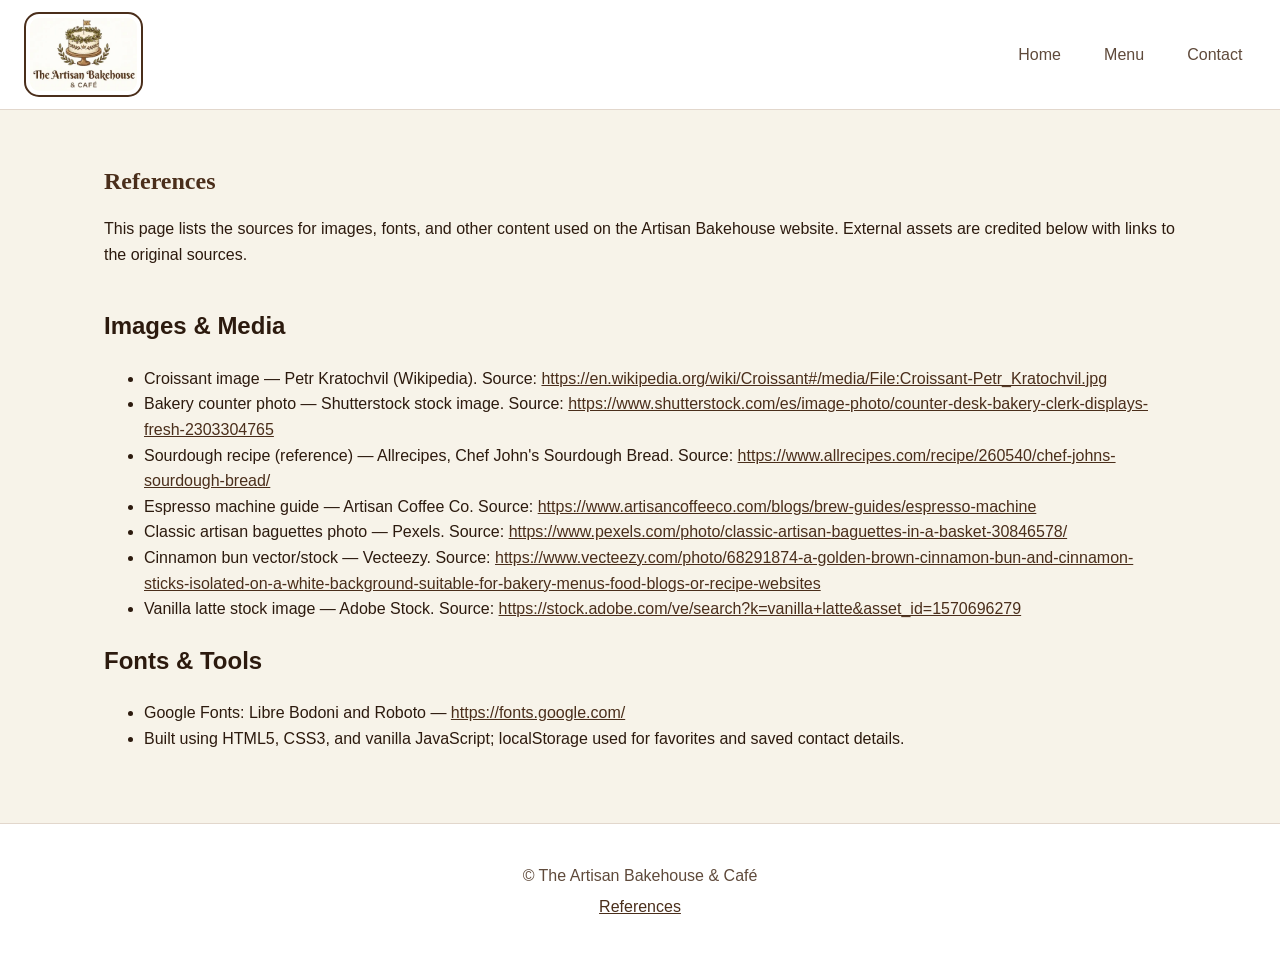
<file: project/references.html>
<!DOCTYPE html>
<html lang="en">
<head>
	<meta charset="utf-8">
	<meta name="viewport" content="width=device-width, initial-scale=1">
	<title>References | The Artisan Bakehouse</title>
	<link rel="stylesheet" href="styles/site.css">
</head>
<body>
	<header class="site-header">
		<div class="top-bar">
      <a class="logo" href="index.html" aria-label="The Artisan Bakehouse home">
        <img src="images/logo_bakery_small.webp" alt="The Artisan Bakehouse logo">
      </a>
			<button class="menu-toggle" id="menu-toggle" aria-expanded="false" aria-controls="primary-navigation">Menu</button>
		</div>
		<nav id="primary-navigation" class="primary-navigation" aria-label="Main navigation">
			<a href="index.html">Home</a>
			<a href="menu.html">Menu</a>
			<a href="contact.html">Contact</a>
		</nav>
	</header>

	<main>
		<section class="page-intro">
			<h1>References</h1>
			<p>This page lists the sources for images, fonts, and other content used on the Artisan Bakehouse website. External assets are credited below with links to the original sources.</p>
		</section>

		<section class="references-list">
			<h2>Images & Media</h2>
			<ul>
				<li>
					Croissant image — Petr Kratochvil (Wikipedia). Source:
					<a href="https://en.wikipedia.org/wiki/Croissant#/media/File:Croissant-Petr_Kratochvil.jpg" target="_blank" rel="noopener">https://en.wikipedia.org/wiki/Croissant#/media/File:Croissant-Petr_Kratochvil.jpg</a>
				</li>
				<li>
					Bakery counter photo — Shutterstock stock image. Source:
					<a href="https://www.shutterstock.com/es/image-photo/counter-desk-bakery-clerk-displays-fresh-2303304765?trackingId=abd2ee27-7368-4e53-8e16-253b46e64e03&listId=searchResults" target="_blank" rel="noopener">https://www.shutterstock.com/es/image-photo/counter-desk-bakery-clerk-displays-fresh-2303304765</a>
				</li>
				<li>
					Sourdough recipe (reference) — Allrecipes, Chef John's Sourdough Bread. Source:
					<a href="https://www.allrecipes.com/recipe/260540/chef-johns-sourdough-bread/" target="_blank" rel="noopener">https://www.allrecipes.com/recipe/260540/chef-johns-sourdough-bread/</a>
				</li>
				<li>
					Espresso machine guide — Artisan Coffee Co. Source:
					<a href="https://www.artisancoffeeco.com/blogs/brew-guides/espresso-machine" target="_blank" rel="noopener">https://www.artisancoffeeco.com/blogs/brew-guides/espresso-machine</a>
				</li>
				<li>
					Classic artisan baguettes photo — Pexels. Source:
					<a href="https://www.pexels.com/photo/classic-artisan-baguettes-in-a-basket-30846578/" target="_blank" rel="noopener">https://www.pexels.com/photo/classic-artisan-baguettes-in-a-basket-30846578/</a>
				</li>
				<li>
					Cinnamon bun vector/stock — Vecteezy. Source:
					<a href="https://www.vecteezy.com/photo/68291874-a-golden-brown-cinnamon-bun-and-cinnamon-sticks-isolated-on-a-white-background-suitable-for-bakery-menus-food-blogs-or-recipe-websites" target="_blank" rel="noopener">https://www.vecteezy.com/photo/68291874-a-golden-brown-cinnamon-bun-and-cinnamon-sticks-isolated-on-a-white-background-suitable-for-bakery-menus-food-blogs-or-recipe-websites</a>
				</li>
				<li>
					Vanilla latte stock image — Adobe Stock. Source:
					<a href="https://stock.adobe.com/ve/search?k=vanilla+latte&asset_id=1570696279" target="_blank" rel="noopener">https://stock.adobe.com/ve/search?k=vanilla+latte&amp;asset_id=1570696279</a>
				</li>
			</ul>

			<h2>Fonts & Tools</h2>
			<ul>
				<li>Google Fonts: Libre Bodoni and Roboto — <a href="https://fonts.google.com/" target="_blank" rel="noopener">https://fonts.google.com/</a></li>
				<li>Built using HTML5, CSS3, and vanilla JavaScript; localStorage used for favorites and saved contact details.</li>
			</ul>
		</section>
	</main>

	<footer class="site-footer">
		<p>&copy; <span id="currentYear"></span> The Artisan Bakehouse &amp; Café</p>
		<p><a href="references.html">References</a></p>
	</footer>

	<script src="scripts/site.js" defer></script>
</body>
</html>
</file>
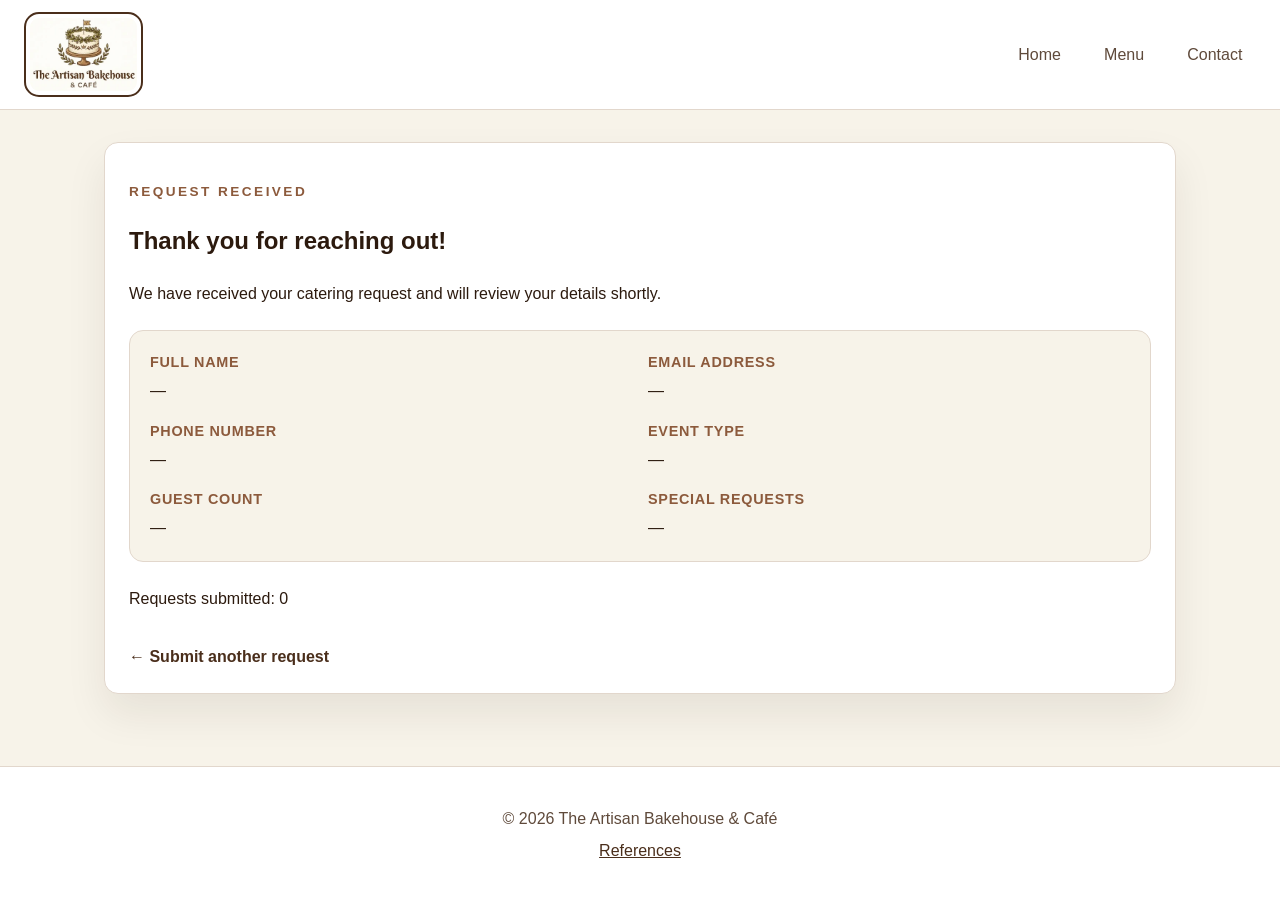
<file: project/review.html>
<!DOCTYPE html>
<html lang="en">
<head>
  <meta charset="UTF-8">
  <meta name="viewport" content="width=device-width, initial-scale=1.0">
  <meta name="description" content="Request confirmation page for The Artisan Bakehouse contact form.">
  <meta name="author" content="Victor Manuel Malpica Castro">
  <title>Request Confirmation | The Artisan Bakehouse</title>
  <link rel="stylesheet" href="styles/site.css">
  <script src="scripts/site.js" defer></script>
  <script src="scripts/form.js" defer></script>
  <script src="scripts/getdates.js" defer></script>
</head>
<body>
  <header class="site-header">
    <div class="top-bar">
      <a class="logo" href="index.html" aria-label="The Artisan Bakehouse home">
        <img src="images/logo_bakery_small.webp" alt="The Artisan Bakehouse logo">
      </a>
      <button class="menu-toggle" id="menu-toggle" aria-expanded="false"
        aria-controls="primary-navigation">Menu</button>
    </div>
    <nav id="primary-navigation" class="primary-navigation" aria-label="Main navigation">
      <a href="index.html">Home</a>
      <a href="menu.html">Menu</a>
      <a href="contact.html">Contact</a>
    </nav>
  </header>
  <main class="review-page">
    <section class="confirmation-card" aria-live="polite">
      <p class="eyebrow">Request Received</p>
      <h1>Thank you for reaching out!</h1>
      <p>We have received your catering request and will review your details shortly.</p>

      <dl class="summary">
        <div>
          <dt>Full Name</dt>
          <dd id="confirmation-name">—</dd>
        </div>
        <div>
          <dt>Email Address</dt>
          <dd id="confirmation-email">—</dd>
        </div>
        <div>
          <dt>Phone Number</dt>
          <dd id="confirmation-phone">—</dd>
        </div>
        <div>
          <dt>Event Type</dt>
          <dd id="confirmation-event">—</dd>
        </div>
        <div>
          <dt>Guest Count</dt>
          <dd id="confirmation-guests">—</dd>
        </div>
        <div>
          <dt>Special Requests</dt>
          <dd id="confirmation-message">—</dd>
        </div>
      </dl>
      <p id="review-count" class="review-count">Requests submitted: 0</p>
      <a href="contact.html" class="back-link">&larr; Submit another request</a>
    </section>
  </main>
  <footer class="site-footer">
    <p>&copy; <span id="currentYear"></span> The Artisan Bakehouse &amp; Café</p>
    <p><a href="references.html">References</a></p>
  </footer>
</body>
</html>
</file>
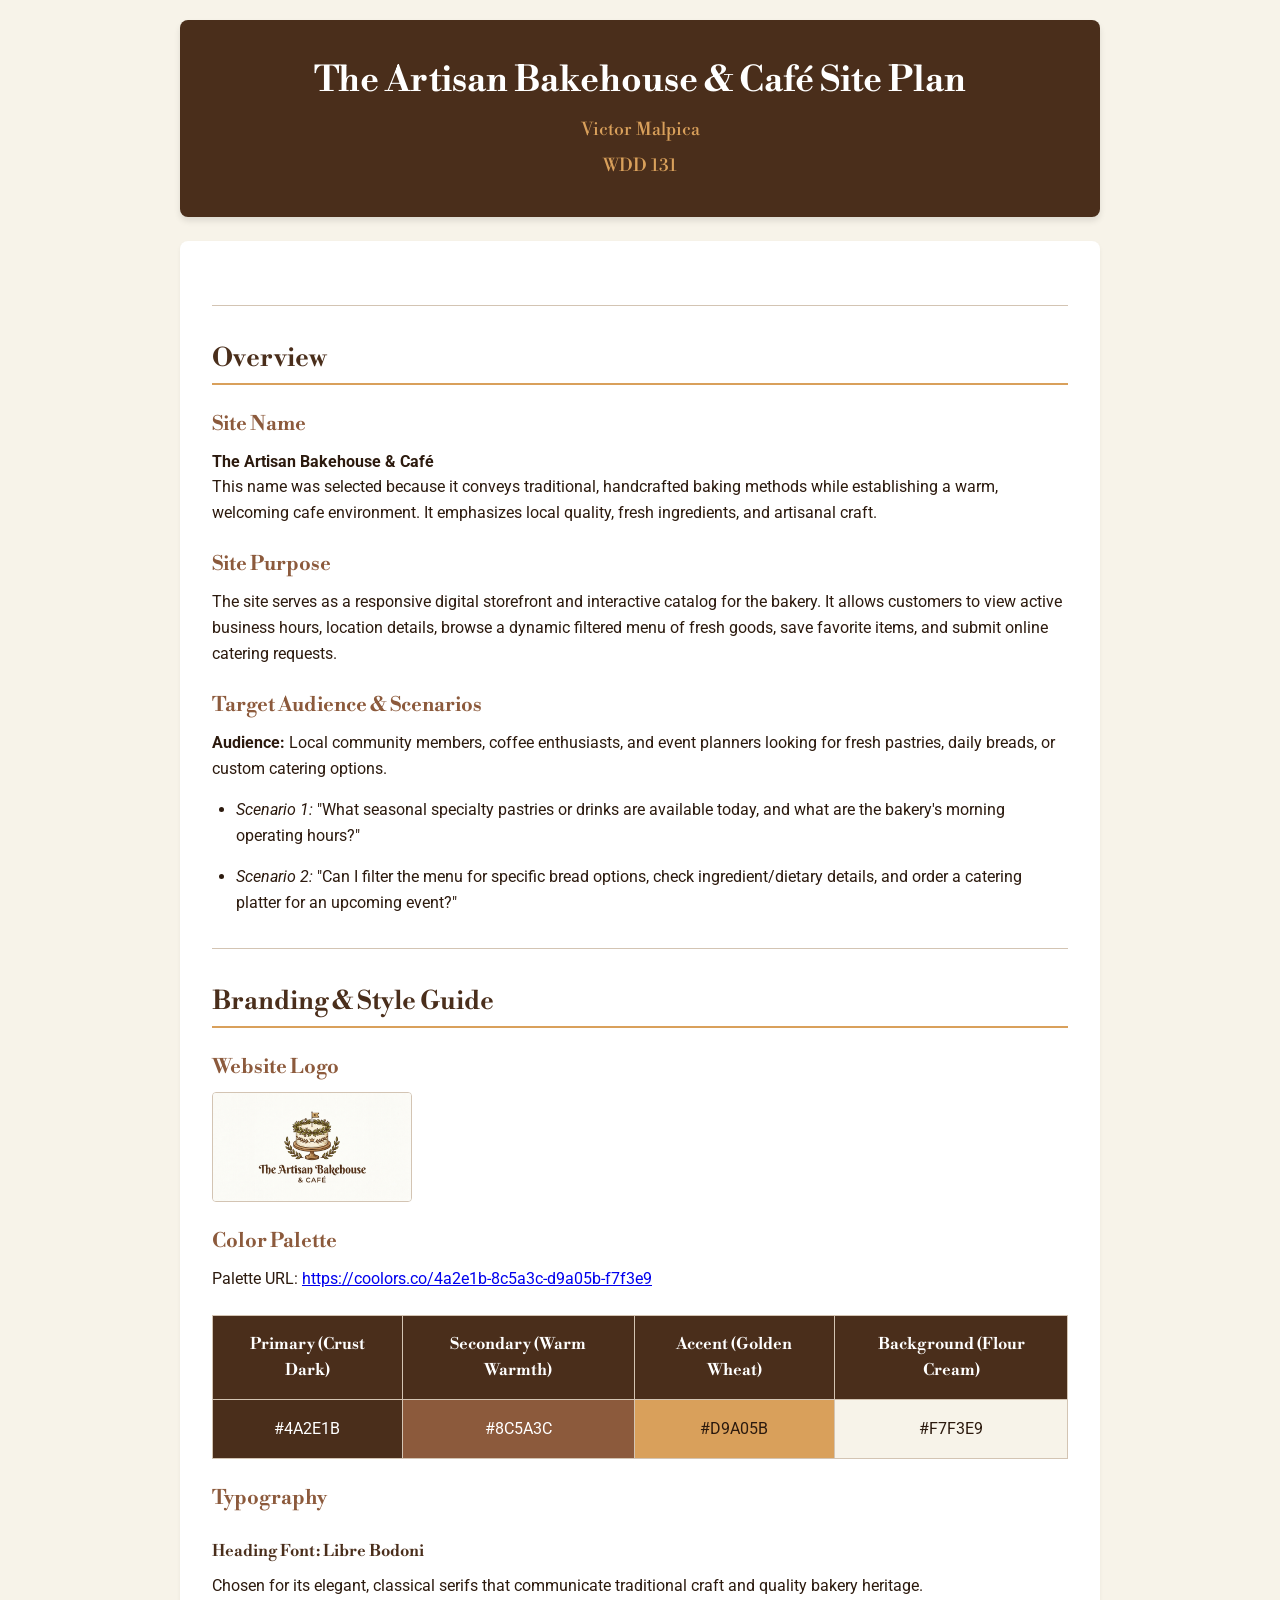
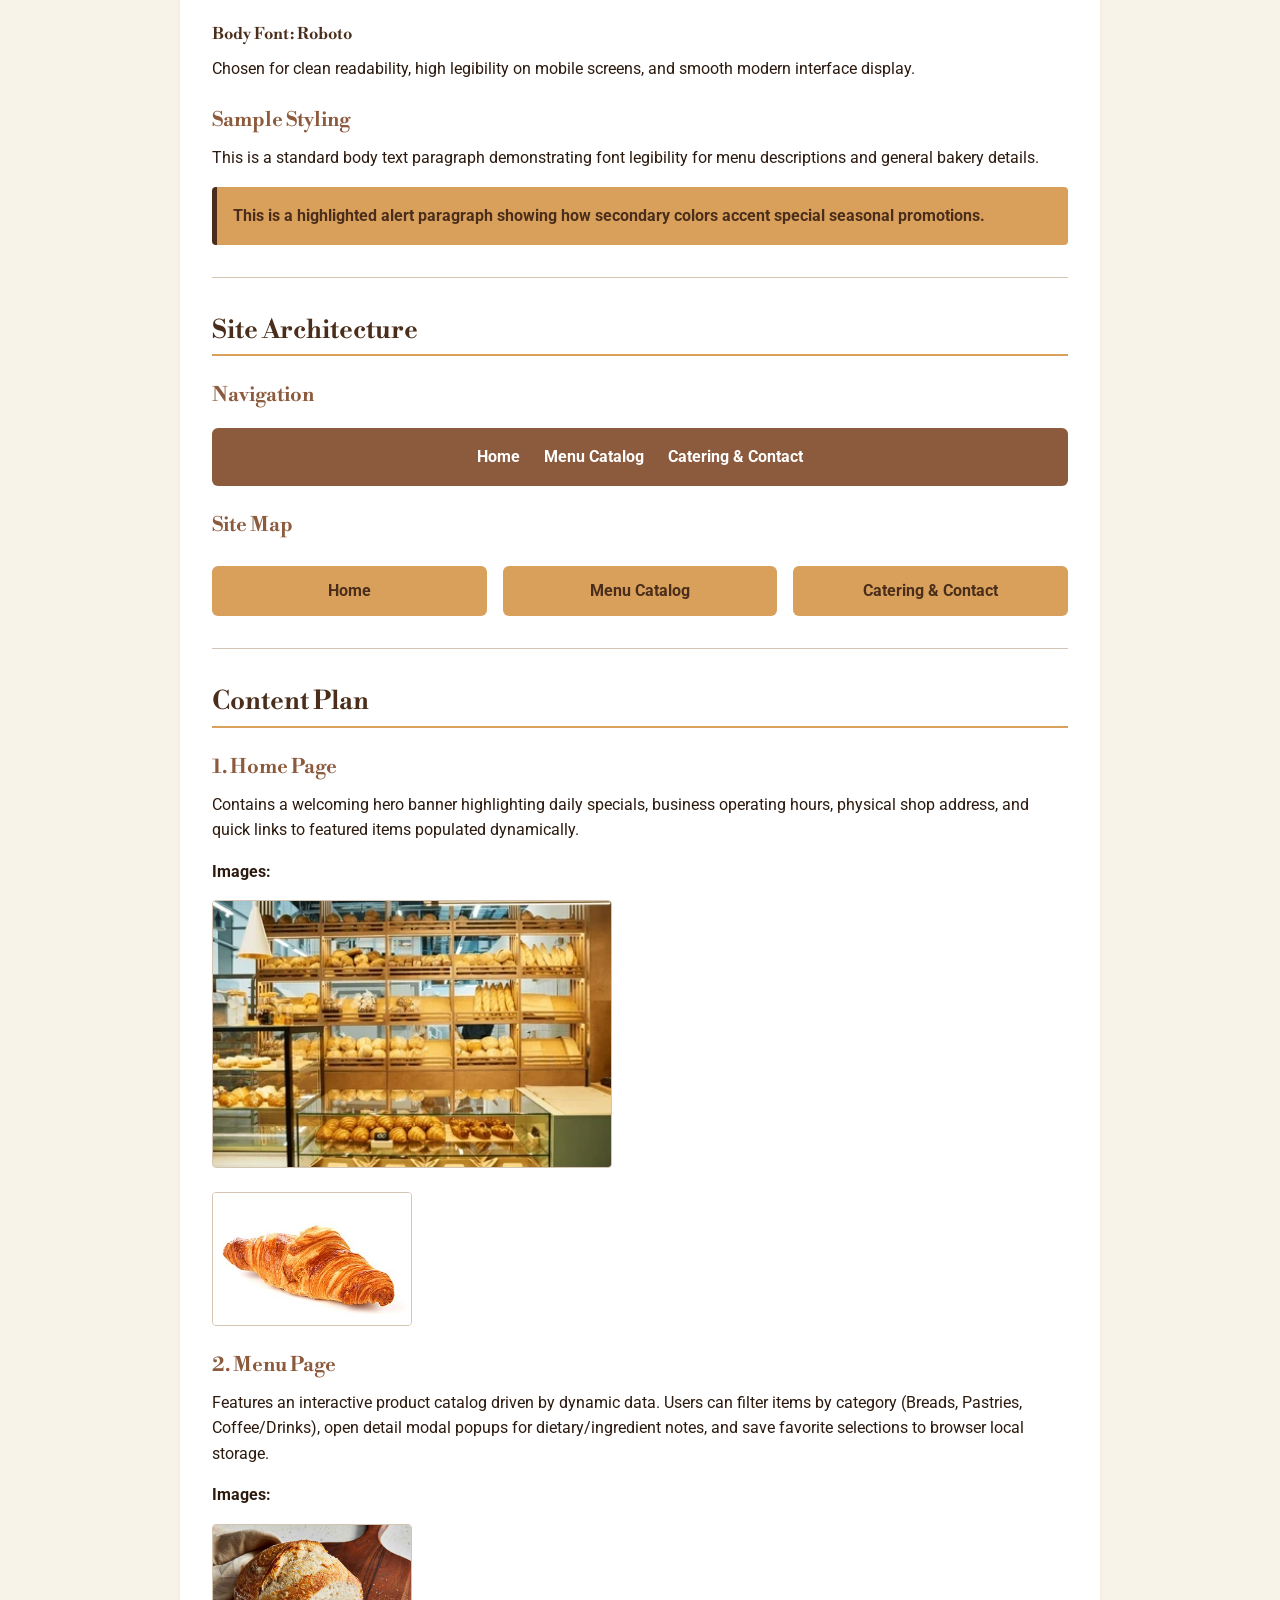
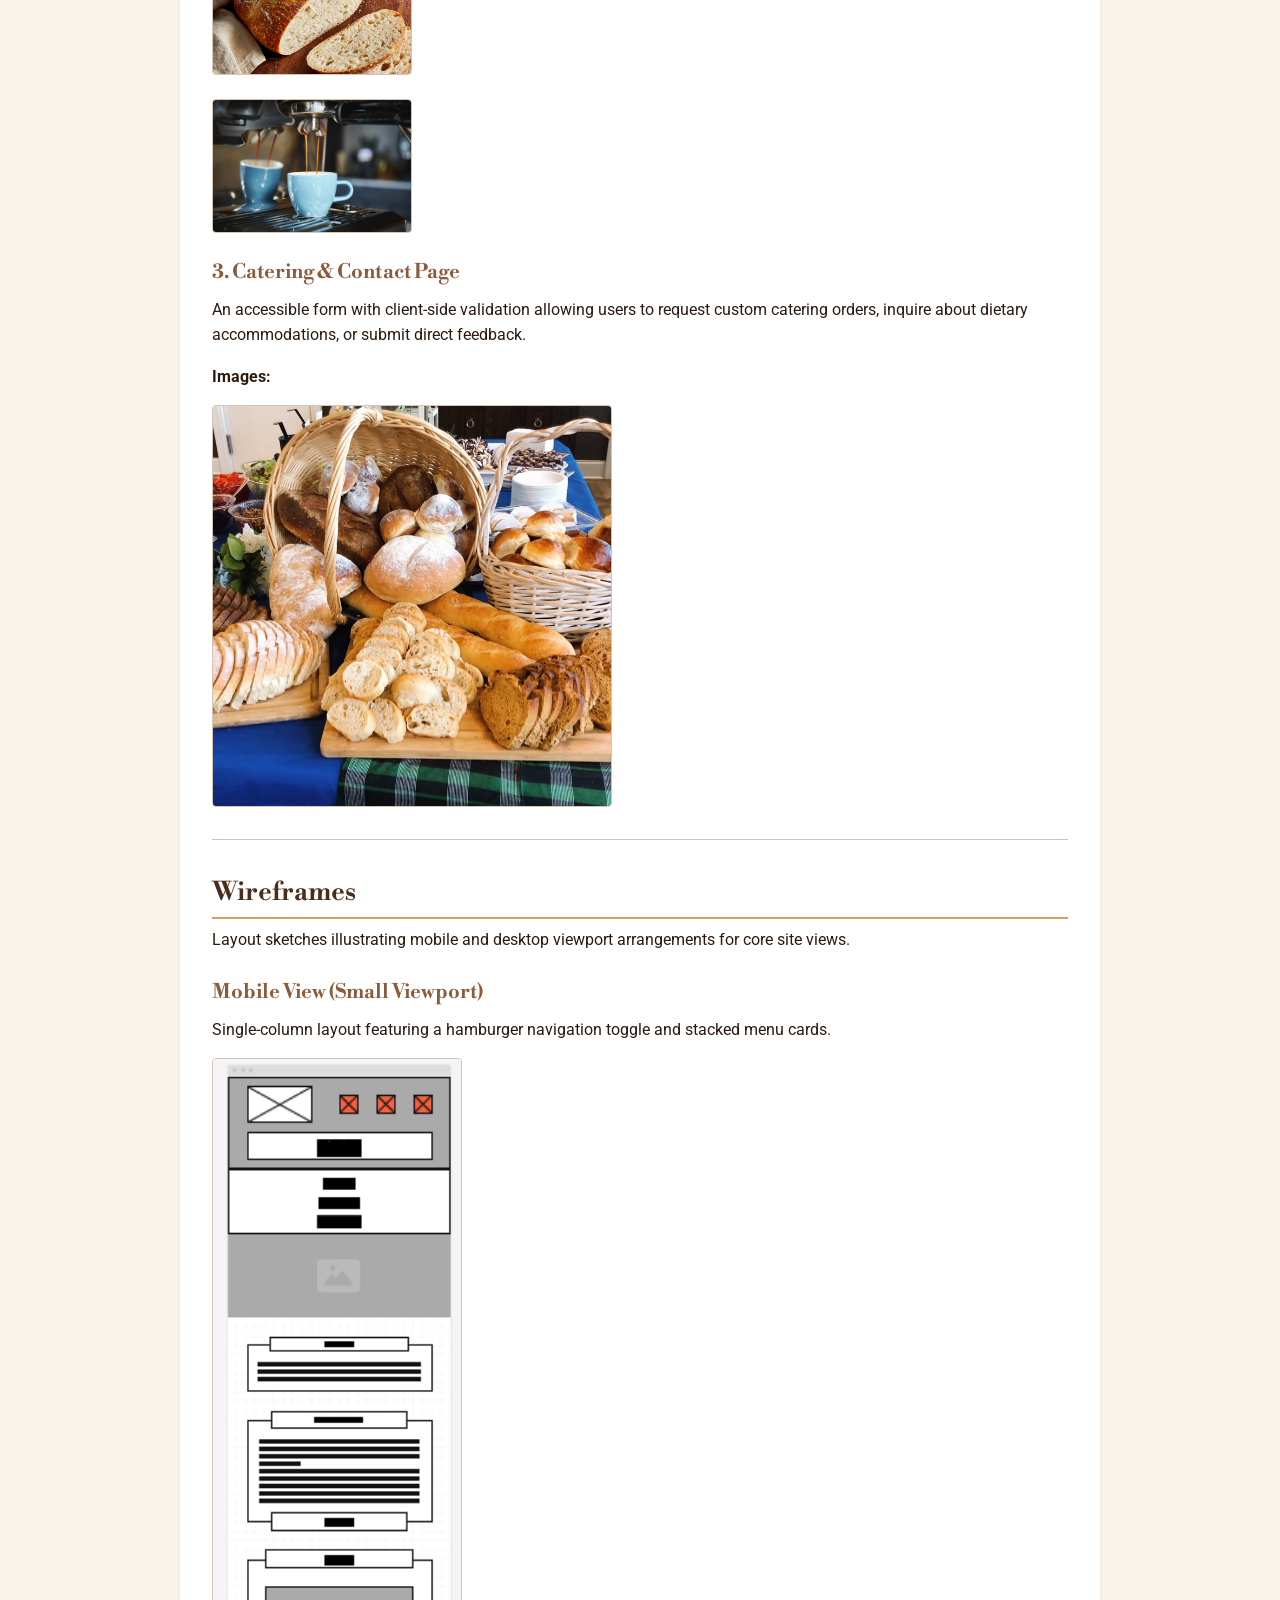
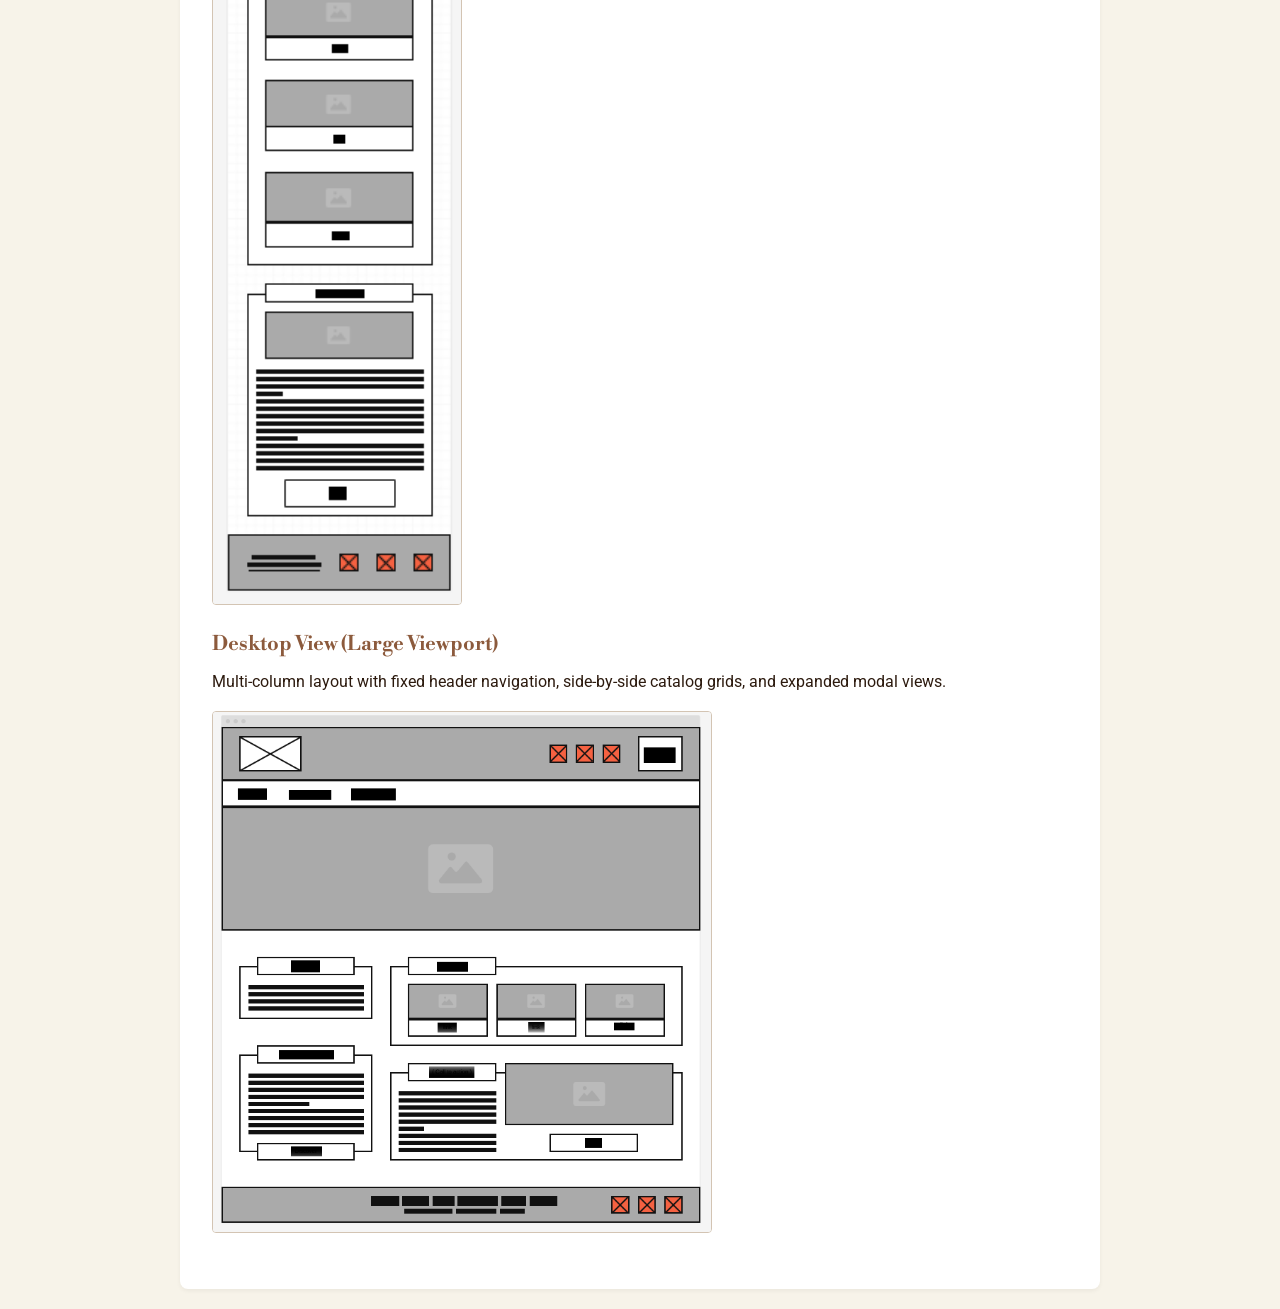
<file: project/siteplan.html>
<!DOCTYPE html>
<html lang="en-us">

<head>
  <meta charset="utf-8">
  <meta name="viewport" content="width=device-width, initial-scale=1.0">
  <meta name="description"
    content="Site planning document for The Artisan Bakehouse & Café project, detailing site goals, audience, branding, typography, and wireframe layouts.">
  <meta name="author" content="Victor Malpica">
  <title>The Artisan Bakehouse - Site Plan</title>

  <!-- Google Fonts Preconnect and Link tags (Replaces @import) -->
  <link rel="preconnect" href="https://fonts.googleapis.com">
  <link rel="preconnect" href="https://fonts.gstatic.com" crossorigin>
  <link
    href="https://fonts.googleapis.com/css2?family=Libre+Bodoni:ital,wght@0,400..700;1,400..700&family=Roboto:wght@300;400;700&display=swap"
    rel="stylesheet">

  <link type="text/css" rel="stylesheet" href="styles/siteplan.css">
</head>

<body>
  <header>
    <h1>The Artisan Bakehouse & Café Site Plan</h1>
    <h2>Victor Malpica</h2>
    <h2>WDD 131</h2>
  </header>

  <main>
    <!-- ------------------------ Overview ------------------------------ -->
    <hr>
    <h2>Overview</h2>

    <h3>Site Name</h3>
    <p>
      <strong>The Artisan Bakehouse & Café</strong><br>
      This name was selected because it conveys traditional, handcrafted baking methods while establishing a warm,
      welcoming cafe environment. It emphasizes local quality, fresh ingredients, and artisanal craft.
    </p>

    <h3>Site Purpose</h3>
    <p>
      The site serves as a responsive digital storefront and interactive catalog for the bakery. It allows customers to
      view active business hours, location details, browse a dynamic filtered menu of fresh goods, save favorite items,
      and submit online catering requests.
    </p>

    <h3>Target Audience & Scenarios</h3>
    <p>
      <strong>Audience:</strong> Local community members, coffee enthusiasts, and event planners looking for fresh
      pastries, daily breads, or custom catering options.
    </p>
    <ul>
      <li><em>Scenario 1:</em> "What seasonal specialty pastries or drinks are available today, and what are the
        bakery's morning operating hours?"</li>
      <li><em>Scenario 2:</em> "Can I filter the menu for specific bread options, check ingredient/dietary details, and
        order a catering platter for an upcoming event?"</li>
    </ul>

    <!-- ------------------------ Branding & Style ------------------------------ -->
    <hr>
    <h2>Branding & Style Guide</h2>

    <h3>Website Logo</h3>
    <img src="images/logo_bakery.png" alt="The Artisan Bakehouse Logo" width="200">

    <h3>Color Palette</h3>
    <p>
      Palette URL: <a href="https://coolors.co/4a2e1b-8c5a3c-d9a05b-f7f3e9"
        target="_blank">https://coolors.co/4a2e1b-8c5a3c-d9a05b-f7f3e9</a>
    </p>

    <table class="colors">
      <tr>
        <th>Primary (Crust Dark)</th>
        <th>Secondary (Warm Warmth)</th>
        <th>Accent (Golden Wheat)</th>
        <th>Background (Flour Cream)</th>
      </tr>
      <tr>
        <td class="primary">#4A2E1B</td>
        <td class="secondary">#8C5A3C</td>
        <td class="accent1">#D9A05B</td>
        <td class="accent2">#F7F3E9</td>
      </tr>
    </table>

    <h3>Typography</h3>
    <h4>Heading Font: Libre Bodoni</h4>
    <p>Chosen for its elegant, classical serifs that communicate traditional craft and quality bakery heritage.</p>

    <h4>Body Font: Roboto</h4>
    <p>Chosen for clean readability, high legibility on mobile screens, and smooth modern interface display.</p>

    <h3>Sample Styling</h3>
    <p>This is a standard body text paragraph demonstrating font legibility for menu descriptions and general bakery
      details.</p>
    <p class="colored">This is a highlighted alert paragraph showing how secondary colors accent special seasonal
      promotions.</p>

    <!-- ------------------------ Navigation & Structure ------------------------------ -->
    <hr>
    <h2>Site Architecture</h2>

    <h3>Navigation</h3>
    <nav>
      <a href="index.html">Home</a>
      <a href="menu.html">Menu Catalog</a>
      <a href="contact.html">Catering & Contact</a>
    </nav>

    <h3>Site Map</h3>
    <div class="sitemap">
      <div class="sm-home">Home</div>
      <div class="sm-page2">Menu Catalog</div>
      <div class="sm-page3">Catering & Contact</div>
    </div>

    <!-- ------------------------ Content Plan ------------------------------ -->
    <hr>
    <h2>Content Plan</h2>

    <h3>1. Home Page</h3>
    <p>
      Contains a welcoming hero banner highlighting daily specials, business operating hours, physical shop address, and
      quick links to featured items populated dynamically.
    </p>
    <p><strong>Images:</strong></p>
    <img src="images/counter-bakery.webp" alt="Bakery counter" width="400" loading="eager">
    <img src="images/croissant-spotlight.jpg" alt="Featured croissant" width="200" loading="lazy">

    <h3>2. Menu Page</h3>
    <p>
      Features an interactive product catalog driven by dynamic data. Users can filter items by category (Breads,
      Pastries, Coffee/Drinks), open detail modal popups for dietary/ingredient notes, and save favorite selections to
      browser local storage.
    </p>
    <p><strong>Images:</strong></p>
    <img src="images/bread_selection.jpg" alt="Sourdough loaves" width="200" loading="lazy">
    <img src="images/coffee_drinks.jpg" alt="Artisan espresso" width="200" loading="lazy">

    <h3>3. Catering & Contact Page</h3>
    <p>
      An accessible form with client-side validation allowing users to request custom catering orders, inquire about
      dietary accommodations, or submit direct feedback.
    </p>
    <p><strong>Images:</strong></p>
    <img src="images/catering_spread.jpg" alt="Catering tray display" width="400" loading="lazy">

    <!-- ------------------------ Wireframes ------------------------------ -->
    <hr>
    <h2>Wireframes</h2>
    <p>Layout sketches illustrating mobile and desktop viewport arrangements for core site views.</p>

    <h3>Mobile View (Small Viewport)</h3>
    <p>Single-column layout featuring a hamburger navigation toggle and stacked menu cards.</p>
    <img src="images/wireframe-home-mobile.png" alt="Mobile layout sketch" width="250" loading="lazy">

    <h3>Desktop View (Large Viewport)</h3>
    <p>Multi-column layout with fixed header navigation, side-by-side catalog grids, and expanded modal views.</p>
    <img src="images/wireframe-home-desktop.png" alt="Desktop layout sketch" width="500" loading="lazy">
  </main>
</body>

</html>
</file>
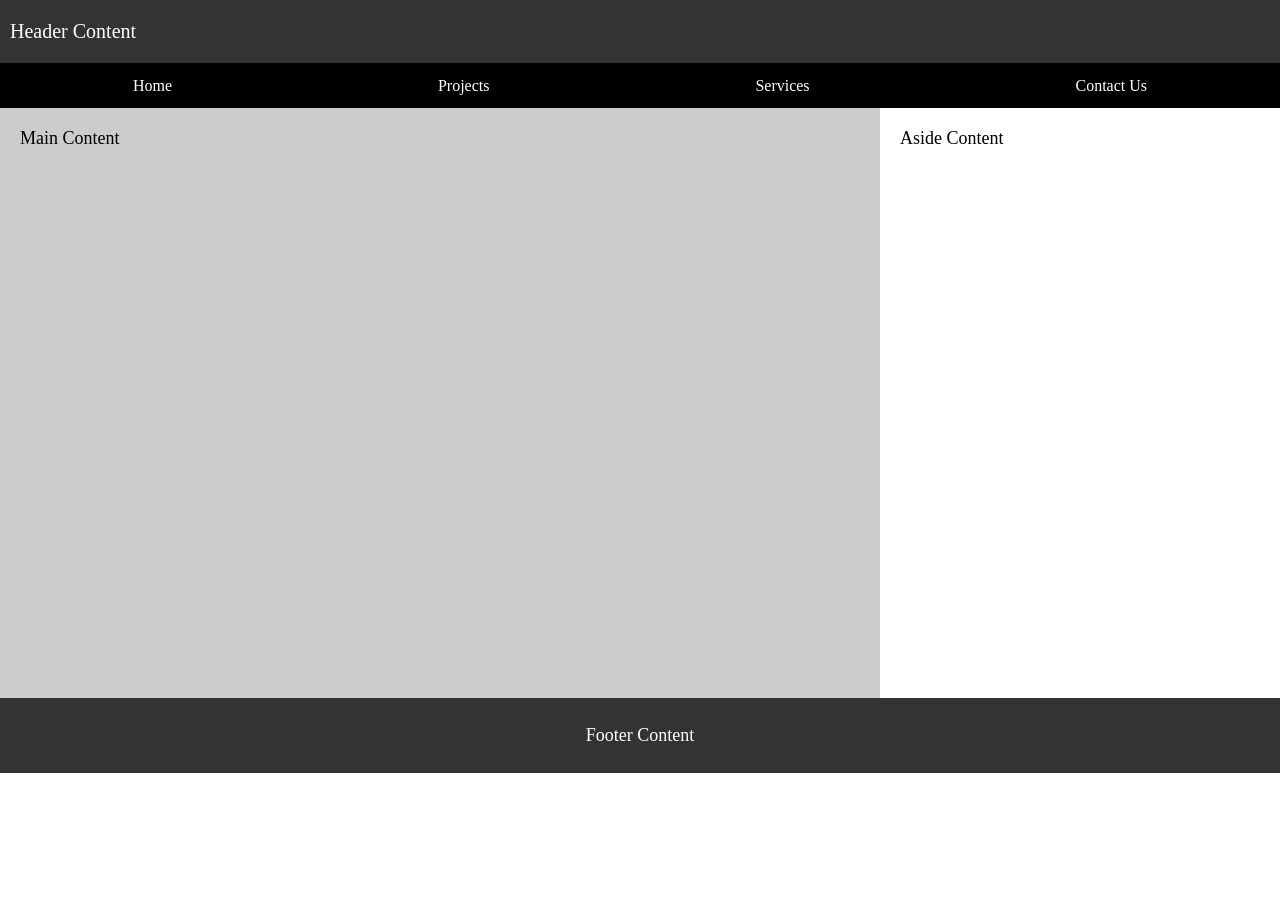
<file: week01/basic-layout.html>
<!DOCTYPE html>
<html lang="en">
  <head>
    <meta charset="UTF-8">
    <meta name="viewport" content="width=device-width, initial-scale=1.0">
    <link rel="stylesheet" href="styles/layout.css">
    <title>Document</title>
  </head>
  <body>
    <header>
      <h1>Header Content</h1>
      <nav>
        <ul>
          <li><a href="#">Home</a></li>
          <li><a href="#">Projects</a></li>
          <li><a href="#">Services</a></li>
          <li><a href="#">Contact Us</a></li>
        </ul>
      </nav>
    </header>
    <main>
      <div id="main-content">
        <p>Main Content</p>
      </div>
      <div id="aside-content">
        <p>Aside Content</p>
      </div>
    </main>
    <footer>
      <p>Footer Content</p>
    </footer>
  </body>
</html>
</file>
<file: styles/base.css>
:root {
  --primary-color: #224365;
  --nav-background: #222222;
  --nav-hover: #4a6c8c;
  --bg-color: #f0f3f5;
  --card-bg: #ffffff;
  --text-color: #333333;
}

body {
  font-family: "Google Sans", sans-serif;
  margin: 0;
  padding: 0;
  background-color: var(--bg-color);
  color: var(--text-color);
}

h1,
h2,
h3,
#course-title {
  font-family: "Playfair Display", serif;
}

header {
  background-color: var(--primary-color);
  color: white;
}

#course-title {
  display: block;
  text-align: center;
  font-size: 23px;
  padding: 20px 15px;
  margin: 0;
}

nav ul {
  list-style-type: none;
  margin: 0;
  padding: 0;
  display: flex;
  justify-content: space-around;
  background-color: var(--nav-background);
}

nav ul li {
  flex: 1;
  text-align: center;
}

nav a {
  text-decoration: none;
  color: white;
  font-size: 20px;
  padding: 15px 10px;
  display: block;
  transition: background-color 0.3s ease;
}

nav a:hover {
  background-color: var(--nav-hover);
  color: #d3c338;
}

main {
  max-width: 1366px;
  margin: 0 auto;
  padding: 30px 20px;
  background-color: var(--card-bg);
  display: grid;
  grid-template-columns: 2fr 1fr;
  gap: 30px;
}

h1 {
  text-align: center;
  font-size: 26px;
  padding-bottom: 10px;
  margin-top: 15px;
  margin-bottom: 5px;
  grid-column: 1 / -1;
}

.card {
  border: 1px solid #ddd;
  border-radius: 8px;
  overflow: hidden;
  background-color: var(--card-bg);
  box-shadow: 0 4px 8px rgba(0, 0, 0, 0.05);
}

.card h2 {
  background-color: var(--primary-color);
  color: white;
  margin: 0;
  padding: 15px;
  text-align: center;
  font-size: 15px;
}

.card-content {
  padding: 20px;
  line-height: 1.5;
}

.profile-img {
  float: right;
  margin: 0 0 15px 20px;
  border-radius: 4px;
  box-shadow: 0 2px 4px rgba(0, 0, 0, 0.2);
  max-width: 180px;
  height: auto;
}

#nation-container {
  clear: both;
  margin-top: 40px;
}

#nation-title {
  text-align: center;
  border-bottom: 1px solid #ccc;
  padding-bottom: 10px;
}

#flag-img {
  float: left;
  margin: 0 20px 15px 0;
  border: 1px solid #ddd;
  max-width: 180px;
  height: auto;
}

.card-content ul {
  padding-left: 20px;
}

.card-content ul li {
  margin-bottom: 12px;
}

.card-content ul a {
  color: var(--primary-color);
  font-weight: 600;
  text-decoration: none;
}

.card-content ul a:hover {
  text-decoration: underline;
}

footer {
  background-color: var(--primary-color);
  color: white;
  text-align: center;
  padding: 25px 20px;
  margin-top: 10px;
}

footer p {
  margin: 8px 0;
  font-size: 12px;
}

#lastModified {
  color: #ffeb3b;
  font-size: 12px;
}
</file>
<file: project/styles/site.css>
:root {
  --bg: #f7f3e9;
  --surface: #ffffff;
  --primary: #4a2e1b;
  --secondary: #8c5a3c;
  --accent: #d9a05b;
  --text: #2c1a0e;
  --muted: #5f4a3b;
  --border: #e2d7cc;
  --radius: 14px;
  --shadow: 0 20px 40px rgba(44, 26, 14, 0.08);
  --max-width: 1120px;
  --font-heading: 'Libre Bodoni', serif;
  --font-body: 'Roboto', sans-serif;
}

* {
  box-sizing: border-box;
}

html {
  scroll-behavior: smooth;
}

body {
  margin: 0;
  font-family: var(--font-body);
  line-height: 1.6;
  color: var(--text);
  background-color: var(--bg);
}

a {
  color: var(--primary);
  transition: color 0.2s ease;
}

a:hover,
button:hover {
  color: var(--secondary);
}

img {
  max-width: 100%;
  display: block;
}

button,
input,
select,
textarea {
  font: inherit;
}

/* Header & Navigation */
.site-header {
  background-color: var(--surface);
  border-bottom: 1px solid var(--border);
  position: sticky;
  top: 0;
  z-index: 10;
}

.top-bar {
  display: flex;
  justify-content: space-between;
  align-items: center;
  gap: 1rem;
  padding: 0.75rem 1.5rem;
  max-width: var(--max-width);
  margin: 0 auto;
}

.logo {
  display: inline-flex;
  align-items: center;
  text-decoration: none;
  padding: 0.25rem 0;
}

.logo img {
  height: 85px;
  width: auto;
  display: block;
  object-fit: contain;
  mix-blend-mode: multiply;
  border: 2px solid var(--primary);
  border-radius: 15px;
  padding: 0.25rem;
}

.menu-toggle {
  display: none;
  background: transparent;
  border: 1px solid var(--border);
  color: var(--text);
  padding: 0.75rem 1rem;
  border-radius: 999px;
  cursor: pointer;
}

.primary-navigation {
  display: flex;
  flex-wrap: wrap;
  justify-content: center;
  gap: 1rem;
  padding: 0.5rem 1.5rem 1rem;
  max-width: var(--max-width);
  margin: 0 auto;
}

.primary-navigation a {
  text-decoration: none;
  color: var(--muted);
  padding: 0.5rem 0.85rem;
  border-radius: 8px;
  font-weight: 500;
}

.primary-navigation a.active,
.primary-navigation a:hover {
  color: var(--primary);
  font-weight: 700;
  background-color: rgba(217, 160, 91, 0.15);
}

/* Main Layout */
main {
  width: min(100%, var(--max-width));
  margin: 0 auto;
  padding: 2rem 1.5rem;
}

/* Hero Section */
.hero {
  background: var(--surface);
  border: 1px solid var(--border);
  border-radius: var(--radius);
  padding: 2.5rem;
  box-shadow: var(--shadow);
  display: grid;
  gap: 2rem;
  align-items: center;
  margin-bottom: 2.5rem;
}

.hero-copy {
  max-width: 620px;
}

.eyebrow {
  text-transform: uppercase;
  letter-spacing: 0.18em;
  color: var(--secondary);
  font-size: 0.85rem;
  font-weight: 700;
  margin-bottom: 0.75rem;
}

.hero h1 {
  font-family: var(--font-heading);
  font-size: clamp(2rem, 4vw, 3.2rem);
  line-height: 1.25;
  margin: 0 0 1rem;
  color: var(--primary);
}

.hero p {
  color: var(--muted);
  max-width: 45rem;
}

.hero-actions {
  display: flex;
  flex-wrap: wrap;
  gap: 1rem;
  margin-top: 1.5rem;
}

.hero-image {
  border-radius: var(--radius);
  overflow: hidden;
  box-shadow: var(--shadow);
}

.hero-image img {
  width: 100%;
  height: 100%;
  max-height: 380px;
  object-fit: cover;
}

/* Buttons */
.btn {
  display: inline-flex;
  align-items: center;
  justify-content: center;
  padding: 0.85rem 1.6rem;
  border: none;
  border-radius: 999px;
  font-weight: 700;
  text-decoration: none;
  cursor: pointer;
  transition: transform 0.2s ease, background-color 0.2s ease, box-shadow 0.2s ease;
}

.btn:hover {
  transform: translateY(-2px);
}

.btn-primary {
  background-color: var(--primary);
  color: #fff;
}

.btn-primary:hover {
  background-color: var(--secondary);
  color: #fff;
}

.btn-secondary {
  background-color: var(--accent);
  color: var(--text);
}

.btn-secondary:hover {
  background-color: #cb924d;
  color: var(--text);
}

/* Quick Overview Grid */
.quick-overview {
  display: grid;
  gap: 1.5rem;
  grid-template-columns: repeat(auto-fit, minmax(280px, 1fr));
  margin-bottom: 2.5rem;
}

.overview-card {
  background: var(--surface);
  border: 1px solid var(--border);
  border-radius: var(--radius);
  padding: 1.75rem;
  box-shadow: var(--shadow);
}

.overview-card h2 {
  font-family: var(--font-heading);
  margin-top: 0;
  margin-bottom: 0.75rem;
  color: var(--primary);
}

/* Headings & Section Formatting */
.featured-items .section-heading h2,
.visit-details h2,
.page-intro h1 {
  font-family: var(--font-heading);
  margin-bottom: 0.5rem;
  color: var(--primary);
}

/* Grids */
.feature-grid,
.visit-grid,
.menu-grid {
  display: grid;
  gap: 1.5rem;
}

.feature-grid {
  grid-template-columns: repeat(auto-fit, minmax(260px, 1fr));
}

.feature-card,
.menu-card,
.visit-grid article,
.confirmation-card {
  background: var(--surface);
  border: 1px solid var(--border);
  border-radius: var(--radius);
  padding: 1.5rem;
  box-shadow: var(--shadow);
}

.feature-card h3,
.menu-card h2,
.visit-grid h3 {
  margin-top: 0;
  font-family: var(--font-heading);
  color: var(--primary);
}

.feature-card p,
.menu-card p,
.visit-grid p {
  color: var(--muted);
}

/* Menu Page Controls */
.menu-controls {
  display: flex;
  flex-wrap: wrap;
  justify-content: space-between;
  align-items: center;
  gap: 1rem;
  margin-bottom: 1.5rem;
}

.filters {
  display: flex;
  flex-wrap: wrap;
  gap: 0.75rem;
}

.filter-button {
  background: var(--surface);
  border: 1px solid var(--border);
  border-radius: 999px;
  padding: 0.65rem 1.25rem;
  cursor: pointer;
  font-weight: 500;
  transition: background-color 0.2s ease, border-color 0.2s ease;
}

.filter-button.active,
.filter-button:hover {
  background: var(--accent);
  color: var(--text);
  border-color: var(--accent);
}

.favorite-count {
  color: var(--secondary);
  font-weight: 700;
}

.menu-grid {
  grid-template-columns: repeat(auto-fit, minmax(260px, 1fr));
}

.menu-card {
  display: flex;
  flex-direction: column;
}

.menu-card img {
  width: 100%;
  height: 220px;
  object-fit: cover;
  border-radius: calc(var(--radius) - 4px);
  margin-bottom: 1rem;
}

.menu-card h2 {
  margin-bottom: 0.5rem;
}

.menu-card .menu-meta {
  margin: 0.75rem 0;
  color: var(--muted);
}

.menu-card .menu-footer {
  margin-top: auto;
  display: flex;
  justify-content: space-between;
  align-items: center;
  gap: 1rem;
}

.menu-card .price {
  font-weight: 700;
  color: var(--primary);
}

.favorite-button {
  background: transparent;
  border: 1px solid var(--border);
  border-radius: 999px;
  padding: 0.6rem 1rem;
  cursor: pointer;
}

.favorite-button.active {
  background: var(--secondary);
  color: #fff;
  border-color: var(--secondary);
}

/* Form & Confirmation */
.form-section,
.visit-details,
.references-list,
.page-intro,
.featured-items,
.review-page {
  margin-bottom: 2.5rem;
}

.contact-form {
  display: grid;
  gap: 1.25rem;
}

.contact-form fieldset {
  border: 1px solid var(--border);
  border-radius: var(--radius);
  padding: 1.5rem;
  background: var(--surface);
  box-shadow: var(--shadow);
}

.contact-form legend {
  font-family: var(--font-heading);
  padding: 0 0.5rem;
  font-weight: 700;
  color: var(--primary);
}

.contact-form label {
  display: block;
  margin-bottom: 0.5rem;
  font-weight: 700;
}

.contact-form input,
.contact-form select,
.contact-form textarea {
  width: 100%;
  border: 1px solid var(--border);
  border-radius: 10px;
  padding: 0.85rem 1rem;
  color: var(--text);
  background: #fff;
  margin-bottom: 1rem;
}

.contact-form textarea {
  resize: vertical;
}

.form-actions {
  display: flex;
  justify-content: flex-start;
}

.summary {
  display: grid;
  gap: 1rem;
  margin: 1.5rem 0;
  background: var(--bg);
  padding: 1.25rem;
  border-radius: var(--radius);
  border: 1px solid var(--border);
}

.summary div {
  display: flex;
  flex-direction: column;
  gap: 0.25rem;
}

.summary dt {
  font-weight: 700;
  color: var(--secondary);
  font-size: 0.9rem;
  text-transform: uppercase;
  letter-spacing: 0.05em;
}

.summary dd {
  margin: 0;
  color: var(--text);
}

.back-link {
  display: inline-block;
  margin-top: 1rem;
  color: var(--primary);
  font-weight: 700;
  text-decoration: none;
}

.back-link:hover {
  text-decoration: underline;
}

/* Footer */
.site-footer {
  padding: 2rem 1.5rem;
  background: var(--surface);
  border-top: 1px solid var(--border);
  text-align: center;
}

.site-footer p {
  margin: 0.4rem 0;
  color: var(--muted);
}

/* Desktop & Tablet Layout Adjustments */
@media (min-width: 760px) {
  .site-header {
    display: flex;
    align-items: center;
    justify-content: space-between;
    margin: 0 auto;
    padding: 0.5rem 1.5rem;
  }

  .top-bar {
    padding: 0;
    margin: 0;
  }

  .primary-navigation {
    padding: 0;
    margin: 0;
  }

  .hero {
    grid-template-columns: minmax(0, 1.1fr) minmax(320px, 0.9fr);
  }

  .visit-grid {
    grid-template-columns: repeat(3, minmax(0, 1fr));
  }

  .summary {
    grid-template-columns: repeat(2, 1fr);
  }
}

/* Mobile Toggle Behavior */
@media (max-width: 759px) {
  .top-bar {
    flex-direction: row;
    justify-content: space-between;
    align-items: center;
  }

  .menu-toggle {
    display: inline-flex;
  }

  .primary-navigation {
    display: none;
    flex-direction: column;
    align-items: stretch;
  }

  .primary-navigation.open {
    display: flex;
  }
}
</file>
<file: styles/filtered-temples.css>
:root {
  --primary-color: #2c3e50;
  --secondary-color: #34495e;
  --accent-color: #990000;
  --text-color: #333333;
  --bg-color: #f9f9f9;
  --font-heading: "Playfair Display", serif;
  --font-body: "Google Sans", sans-serif;
}

* {
  box-sizing: border-box;
  margin: 0;
  padding: 0;
}

body {
  font-family: var(--font-body);
  color: var(--text-color);
  background-color: var(--bg-color);
  line-height: 1.6;
}

header {
  background-color: var(--primary-color);
  color: white;
  padding: 1rem;
  font-family: var(--font-heading);
}

header > div {
  display: flex;
  justify-content: space-between;
  align-items: center;
  font-size: 1.5rem;
}

#menu-button {
  font-size: 1.5rem;
  background: none;
  border: none;
  color: white;
  cursor: pointer;
}

nav {
  display: none;
  background-color: var(--secondary-color);
}

nav.open {
  display: flex;
}

nav ul {
  list-style: none;
  display: flex;
  flex-direction: column;
  width: 100%;
}

nav a {
  display: block;
  padding: 1rem;
  color: white;
  text-decoration: none;
  text-align: center;
  border-top: 1px solid #455a64;
}

nav a:hover,
nav a.active {
  background-color: var(--accent-color);
  font-weight: bold;
}

main {
  max-width: 1200px;
  margin: 0 auto;
  padding: 2rem 1rem 3rem;
}

h1 {
  font-family: var(--font-heading);
  text-align: center;
  margin-bottom: 0.5rem;
  border-bottom: 2px solid var(--primary-color);
  padding-bottom: 0.5rem;
}

.intro {
  text-align: center;
  margin-bottom: 1.5rem;
  color: var(--secondary-color);
}

.temple-grid {
  display: grid;
  grid-template-columns: 1fr;
  gap: 1.5rem;
}

.temple-card {
  background-color: white;
  border: 1px solid #dde2e7;
  border-radius: 0.75rem;
  overflow: hidden;
  box-shadow: 0 4px 10px rgba(0, 0, 0, 0.08);
}

.temple-card img {
  width: 100%;
  height: auto;
  aspect-ratio: 4 / 3;
  object-fit: cover;
  display: block;
}

.temple-card figcaption {
  padding: 1rem;
}

.temple-card h2 {
  font-family: var(--font-heading);
  font-size: 1.15rem;
  color: var(--primary-color);
  margin-bottom: 0.5rem;
}

.temple-card p {
  margin: 0.2rem 0;
  font-size: 0.95rem;
}

.empty-state {
  grid-column: 1 / -1;
  text-align: center;
  padding: 2rem;
  background: white;
  border-radius: 0.75rem;
  box-shadow: 0 4px 10px rgba(0, 0, 0, 0.08);
}

footer {
  background-color: var(--primary-color);
  color: white;
  text-align: center;
  padding: 1.5rem;
  margin-top: 2rem;
}
</file>
<file: styles/filtered-temples-large.css>
@media screen and (min-width: 600px) {
  #menu-button {
    display: none;
  }

  nav {
    display: flex;
  }

  nav ul {
    flex-direction: row;
    justify-content: center;
  }

  nav a {
    border-top: none;
    padding: 1rem 1.5rem;
  }

  .temple-grid {
    grid-template-columns: repeat(auto-fit, minmax(260px, 1fr));
  }
}
</file>
<file: styles/form.css>
main.form-page,
main.review-page {
  max-width: 900px;
  margin: 0 auto;
  padding: 40px 20px 60px;
  display: block;
  background: transparent;
}

.page-intro {
  margin-bottom: 24px;
  padding: 24px;
  border-radius: 16px;
  background: white;
  box-shadow: 0 10px 30px rgba(33, 49, 42, 0.08);
}

.page-intro h1,
.confirmation-card h1 {
  margin: 0 0 8px;
  color: var(--accent-dark, #1f4d3c);
  font-size: 2rem;
}

.page-intro p,
.confirmation-card p {
  margin: 0;
  color: var(--text-color, #21312a);
  line-height: 1.6;
}

.review-form,
.confirmation-card {
  background: white;
  border: 1px solid var(--border-color, #d4e7dc);
  border-radius: 18px;
  padding: 24px;
  box-shadow: 0 12px 32px rgba(33, 49, 42, 0.08);
}

.form-grid {
  display: grid;
  gap: 20px;
}

.field-group,
.checkbox-group,
.rating-group {
  display: flex;
  flex-direction: column;
  gap: 10px;
}

label,
legend,
.field-group input,
.field-group select,
.field-group textarea {
  font: inherit;
}

label {
  color: var(--text-color, #21312a);
  font-weight: 600;
}

.required-indicator {
  color: #b42318;
  font-weight: 700;
}

select,
input[type="text"],
input[type="date"],
textarea {
  width: 100%;
  border: 1px solid var(--border-color, #d4e7dc);
  border-radius: 10px;
  padding: 12px 14px;
  color: var(--text-color, #21312a);
  background-color: var(--surface-color, #f6fbf8);
  box-sizing: border-box;
}

select:focus,
input:focus,
textarea:focus {
  outline: 2px solid var(--accent-color, #2d6a4f);
  outline-offset: 2px;
}

.radio-group {
  display: flex;
  flex-wrap: wrap;
  gap: 10px;
}

.rating-option {
  display: inline-flex;
  align-items: center;
  gap: 6px;
  padding: 8px 12px;
  border: 1px solid var(--border-color, #d4e7dc);
  border-radius: 999px;
  background-color: var(--surface-color, #f6fbf8);
}

.rating-option input {
  margin: 0;
}

.checkbox-grid {
  display: grid;
  gap: 10px;
  grid-template-columns: repeat(2, minmax(0, 1fr));
}

.checkbox-grid label {
  display: flex;
  align-items: center;
  gap: 8px;
  background-color: var(--surface-color, #f6fbf8);
  padding: 10px 12px;
  border-radius: 10px;
}

.form-actions {
  margin-top: 24px;
  text-align: center;
}

input[type="submit"] {
  border: none;
  border-radius: 999px;
  padding: 12px 24px;
  background: var(--accent-color, #2d6a4f);
  color: white;
  font-weight: 700;
  cursor: pointer;
  transition: background 0.2s ease;
}

input[type="submit"]:hover {
  background: var(--accent-dark, #1f4d3c);
}

.eyebrow {
  font-size: 0.85rem;
  font-weight: 700;
  text-transform: uppercase;
  letter-spacing: 0.18em;
  color: var(--accent-color, #2d6a4f);
  margin-bottom: 10px;
}

.summary {
  display: grid;
  gap: 12px;
  margin: 20px 0;
}

.summary div {
  padding: 10px 12px;
  background: var(--surface-color, #f6fbf8);
  border-radius: 10px;
}

.summary dt {
  font-weight: 700;
  color: var(--accent-dark, #1f4d3c);
}

.summary dd {
  margin: 6px 0 0;
  color: var(--text-color, #21312a);
}

.review-count {
  font-weight: 700;
  color: var(--accent-dark, #1f4d3c);
  margin-bottom: 12px;
}

.back-link {
  display: inline-block;
  color: var(--accent-color, #2d6a4f);
  font-weight: 700;
  text-decoration: none;
}

.back-link:hover {
  text-decoration: underline;
}

@media screen and (max-width: 600px) {

  .page-intro,
  .review-form,
  .confirmation-card {
    padding: 18px;
  }

  .checkbox-grid {
    grid-template-columns: 1fr;
  }

  .radio-group {
    flex-direction: column;
  }
}
</file>
<file: styles/place.css>
:root {
  --primary: #1c3d7a;
  --secondary: #3f74c9;
  --surface: #ffffffee;
  --background: #e8efff;
  --text: #11203b;
  --muted: #4f5c76;
  --border: rgba(0, 0, 0, 0.08);
  --shadow: 0 16px 40px rgba(28, 61, 122, 0.14);
}

* {
  box-sizing: border-box;
}

html,
body {
  margin: 0;
  min-height: 100%;
}

body {
  font-family: "Inter", sans-serif;
  color: var(--text);
  background: var(--background);
}

img {
  display: block;
  max-width: 100%;
  height: auto;
}

.page-header {
  background: var(--primary);
  color: white;
  text-align: center;
  padding: 1.4rem 1rem;
  border-bottom: 0.8rem solid var(--secondary);
}

.page-header h1 {
  margin: 0;
  font-family: "Playfair Display", serif;
  font-size: clamp(2rem, 4vw, 3rem);
}

main {
  max-width: 1100px;
  margin: 0 auto;
  padding: 1.25rem;
}

.hero {
  border-radius: 1.5rem;
  box-shadow: var(--shadow);
  overflow: hidden;
  background: transparent;
}

.hero picture,
.hero img {
  display: block;
  width: 100%;
}

.hero img {
  height: auto;
  max-width: 100%;
}

.hero-cards {
  display: grid;
  gap: 1rem;
  margin: 1rem 0 0;
}

.card {
  background: rgba(255, 255, 255, 0.95);
  border: 1px solid var(--border);
  border-radius: 1rem;
  padding: 1.25rem;
  box-shadow: var(--shadow);
}

.card h2 {
  margin: 0 0 1rem;
  font-family: "Playfair Display", serif;
  font-size: 1.5rem;
}

.data-card dl,
.weather-card dl {
  display: grid;
  gap: 0.75rem;
  margin: 0;
}

.data-card dt,
.weather-card dt {
  font-weight: 700;
  color: var(--text);
  font-size: 0.95rem;
}

.data-card dd,
.weather-card dd {
  margin: 0;
  color: var(--muted);
  font-size: 0.95rem;
}

.weather-card {
  display: grid;
  gap: 0.75rem;
}

.weather-icon-mobile {
  width: 42px;
  height: 42px;
  display: block;
  margin: 0 auto 0.5rem auto;
}

footer {
  background: var(--primary);
  color: white;
  text-align: center;
  padding: 1.5rem 1rem;
  margin-top: 1.5rem;
}

footer p {
  margin: 0.35rem 0;
  font-size: 0.96rem;
}
</file>
<file: styles/place-large.css>
@media screen and (min-width: 900px) {
  .hero {
    position: relative;
    min-height: 600px;
  }

  .hero img {
    height: 100%;
    min-height: 600px;
  }

  .hero-cards {
    position: absolute;
    inset: 1.5rem 2rem auto 2rem;
    display: grid;
    grid-template-columns: minmax(320px, 1fr) minmax(280px, 360px);
    gap: 1.5rem;
    margin: 0;
    width: calc(100% - 4rem);
    align-items: start;
    z-index: 2;
  }

  .card {
    width: auto;
    background: rgba(255, 255, 255, 0.98);
  }

  .hero::after {
    content: "";
    position: absolute;
    inset: 0;
    border-radius: 1.5rem;
    background: linear-gradient(180deg, transparent 20%, rgba(0, 0, 0, 0.16) 100%);
    pointer-events: none;
  }

  .weather-icon-mobile {
    display: none;
  }

  .weather-card h2::after {
    content: " ⛅";
  }
}
</file>
<file: styles/temples.css>
:root {
  --primary-color: #2c3e50;
  --secondary-color: #34495e;
  --accent-color: #990000;
  --text-color: #333333;
  --bg-color: #f9f9f9;
  --font-heading: 'Playfair Display', serif;
  --font-body: 'Google Sans', sans-serif;
}

* {
  box-sizing: border-box;
  margin: 0;
  padding: 0;
}

body {
  font-family: var(--font-body);
  color: var(--text-color);
  background-color: var(--bg-color);
  line-height: 1.6;
}

header {
  background-color: var(--primary-color);
  color: white;
  padding: 1rem;
  font-family: var(--font-heading);
}

header div {
  display: flex;
  justify-content: space-between;
  align-items: center;
  font-size: 1.5rem;
}

#menu-button {
  font-size: 2rem;
  background: none;
  border: none;
  color: white;
  cursor: pointer;
}

.navigation {
  display: none;
  background-color: var(--secondary-color);
}

.navigation.open {
  display: flex;
  flex-direction: column;
}

.navigation ul {
  list-style-type: none;
  margin: 0;
  padding: 0;
  display: flex;
  flex-direction: column;
}

.navigation li {
  width: 100%;
}

.navigation a {
  display: block;
  padding: 1rem;
  color: white;
  text-decoration: none;
  text-align: center;
  border-top: 1px solid #455a64;
}

.navigation a:hover,
.navigation a.active {
  background-color: var(--accent-color);
  font-weight: bold;
}

main {
  max-width: 800px;
  margin: 0 auto;
  padding: 2rem 1rem;
}

h1 {
  font-family: var(--font-heading);
  text-align: center;
  margin-bottom: 1.5rem;
  border-bottom: 2px solid var(--primary-color);
  padding-bottom: 0.5rem;
}

.temple-grid {
  display: grid;
  grid-template-columns: 1fr;
  gap: 1.5rem;
}

figure {
  border: 1px solid #ddd;
  background-color: white;
  padding: 10px;
  box-shadow: 0 4px 8px rgba(0, 0, 0, 0.1);
  text-align: center;
}

figure img {
  width: 100%;
  height: auto;
  display: block;
}

figcaption {
  margin-top: 0.5rem;
  font-family: var(--font-heading);
  font-weight: 700;
}

footer {
  background-color: var(--primary-color);
  color: white;
  text-align: center;
  padding: 1.5rem;
  margin-top: 2rem;
}
</file>
<file: styles/temples-large.css>
@media screen and (min-width: 600px) {

  #menu-button {
    display: none;
  }

  .navigation {
    display: flex;
  }

  .navigation ul {
    flex-direction: row;
    justify-content: center;
  }

  .navigation a {
    border-top: none;
    padding: 1rem 2rem;
  }

  .temple-grid {
    grid-template-columns: repeat(auto-fit, minmax(250px, 1fr));
  }
}
</file>
<file: project/styles/siteplan.css>
/* CSS Custom Properties (Variables) */
:root {
  --primary-color: #4A2E1B;
  /* Crust Dark */
  --secondary-color: #8C5A3C;
  /* Warm Warmth */
  --accent-color: #D9A05B;
  /* Golden Wheat */
  --bg-color: #F7F3E9;
  /* Flour Cream */
  --text-dark: #2C1A0E;
  --text-light: #FFFFFF;
  --border-color: #D3C4B3;
  --font-heading: 'Libre Bodoni', serif;
  --font-body: 'Roboto', sans-serif;
}

/* Global Styles */
* {
  box-sizing: border-box;
  margin: 0;
  padding: 0;
}

body {
  font-family: var(--font-body);
  background-color: var(--bg-color);
  color: var(--text-dark);
  line-height: 1.6;
  padding: 20px;
  max-width: 960px;
  margin: 0 auto;
}

/* Typography */
h1,
h2,
h3,
h4 {
  font-family: var(--font-heading);
  color: var(--primary-color);
  margin-top: 1.5rem;
  margin-bottom: 0.5rem;
}

h1 {
  font-size: 2.2rem;
  text-align: center;
}

h2 {
  font-size: 1.6rem;
  border-bottom: 2px solid var(--accent-color);
  padding-bottom: 0.25rem;
}

h3 {
  font-size: 1.25rem;
  color: var(--secondary-color);
}

p,
li {
  margin-bottom: 1rem;
  font-size: 1rem;
}

ul {
  margin-left: 1.5rem;
  margin-bottom: 1rem;
}

hr {
  border: 0;
  height: 1px;
  background-color: var(--border-color);
  margin: 2rem 0;
}

/* Header Section */
header {
  background-color: var(--primary-color);
  color: var(--text-light);
  text-align: center;
  padding: 2rem;
  border-radius: 8px;
  box-shadow: 0 4px 6px rgba(0, 0, 0, 0.1);
}

header h1 {
  color: var(--text-light);
  margin-top: 0;
}

header h2 {
  color: var(--accent-color);
  font-size: 1.1rem;
  border: none;
  margin: 0.25rem 0 0 0;
  font-weight: 400;
}

/* Main Layout */
main {
  background-color: #FFFFFF;
  padding: 2rem;
  margin-top: 1.5rem;
  border-radius: 8px;
  box-shadow: 0 2px 4px rgba(0, 0, 0, 0.05);
}

/* Navigation Preview */
nav {
  display: flex;
  justify-content: center;
  gap: 1.5rem;
  background-color: var(--secondary-color);
  padding: 1rem;
  border-radius: 6px;
  margin: 1rem 0;
}

nav a {
  color: var(--text-light);
  text-decoration: none;
  font-weight: 700;
  font-size: 1rem;
  transition: color 0.2s ease-in-out;
}

nav a:hover {
  color: var(--accent-color);
  text-decoration: underline;
}

/* Color Palette Table */
table.colors {
  width: 100%;
  border-collapse: collapse;
  margin: 1.5rem 0;
  text-align: center;
}

table.colors th,
table.colors td {
  padding: 1rem;
  border: 1px solid var(--border-color);
}

table.colors th {
  background-color: var(--primary-color);
  color: var(--text-light);
  font-family: var(--font-heading);
}

td.primary {
  background-color: #4A2E1B;
  color: #FFFFFF;
}

td.secondary {
  background-color: #8C5A3C;
  color: #FFFFFF;
}

td.accent1 {
  background-color: #D9A05B;
  color: #2C1A0E;
}

td.accent2 {
  background-color: #F7F3E9;
  color: #2C1A0E;
}

/* Sample Colored Paragraph */
p.colored {
  background-color: var(--accent-color);
  color: var(--primary-color);
  padding: 1rem;
  border-left: 5px solid var(--primary-color);
  border-radius: 4px;
  font-weight: 700;
}

/* Sitemap Graphic Representation */
.sitemap {
  display: flex;
  gap: 1rem;
  justify-content: space-around;
  margin: 1.5rem 0;
}

.sitemap div {
  background-color: var(--accent-color);
  color: var(--primary-color);
  padding: 0.75rem 1.5rem;
  border-radius: 6px;
  font-weight: 700;
  text-align: center;
  flex: 1;
}

/* Image Previews & Wireframe Borders */
img {
  max-width: 100%;
  height: auto;
  border: 1px solid var(--border-color);
  border-radius: 4px;
  margin: 0.5rem 0 1.5rem 0;
  display: block;
}

/* Responsive Adjustments */
@media (max-width: 600px) {
  body {
    padding: 10px;
  }

  main {
    padding: 1rem;
  }

  nav {
    flex-direction: column;
    align-items: center;
    gap: 0.75rem;
  }

  .sitemap {
    flex-direction: column;
  }
}
</file>
<file: week01/styles/layout.css>
body, header h1, nav ul, main p, footer p {
  margin: 0;
}

body,nav ul {
  padding: 0;
}

body {
  font-family: serif;
}

header {
  background-color: #333333;
  color: white;
}

header h1 {
  padding: 20px 10px;
  font-size: 20px;
  font-weight: normal;
}

nav ul {
  list-style-type: none;
  display: flex;
  justify-content: space-around;
  background-color: black;
  height: 45px;
}

nav ul li {
  display: flex;
  align-items: center;
}

nav a {
  text-decoration: none;
  color: white;
  font-size: 16px;
}

main {
  display: flex;
  flex-direction: row;
  min-height: 590px;
}

#main-content {
  width: 70%;
  background-color: #cccccc;
  padding: 20px;
}

#aside-content {
  width: 30%;
  background-color: white;
  padding: 20px;
}

main p, footer p {
  font-size: 18px;
}

footer {
  background-color: #333333;
  color: white;
  height: 75px;
  display: flex;
  justify-content: center;
  align-items: center;
}
</file>
